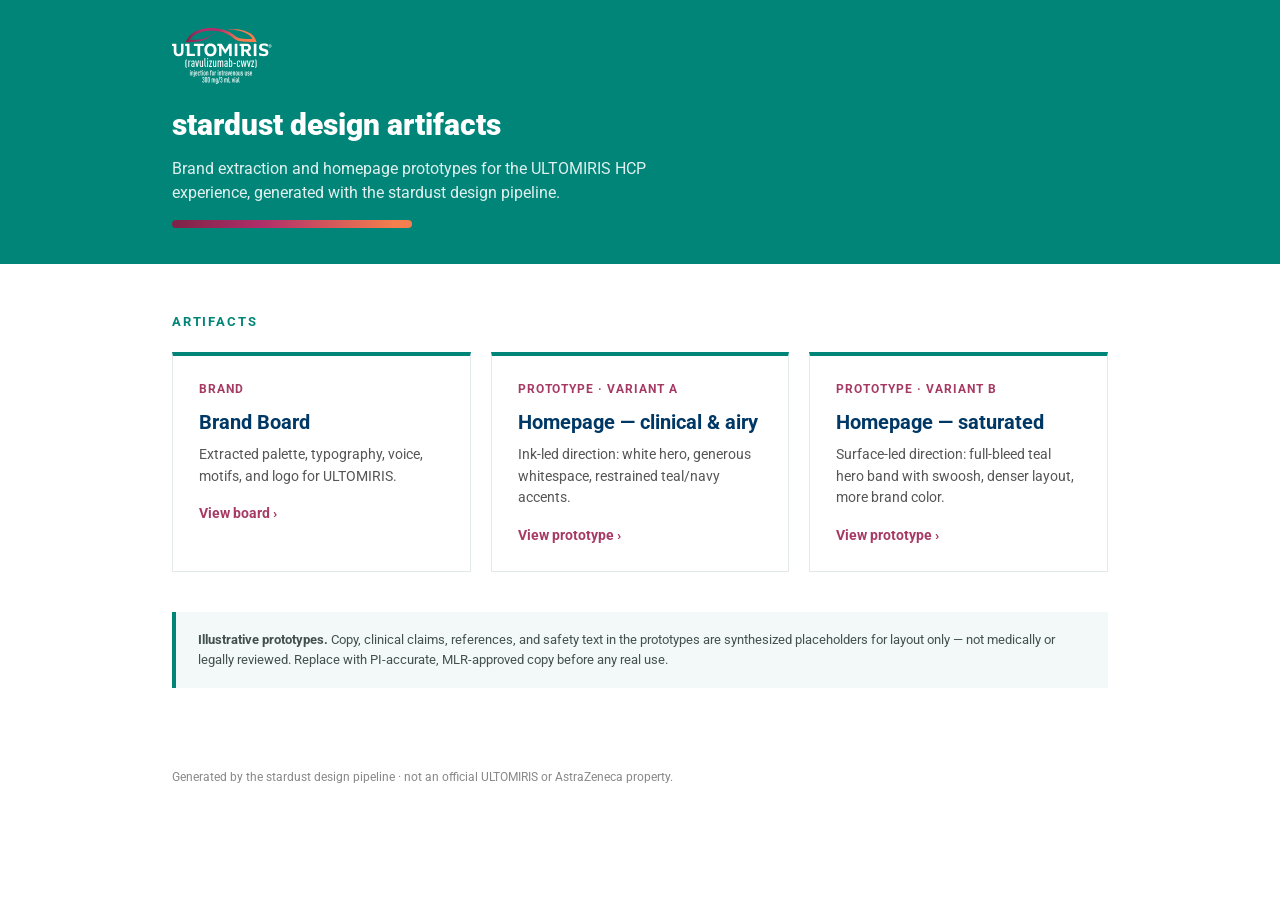
<file: stardust/index.html>
<!DOCTYPE html>
<html lang="en">
<head>
<meta charset="utf-8">
<meta name="viewport" content="width=device-width, initial-scale=1">
<title>ULTOMIRIS — stardust design artifacts</title>
<meta name="robots" content="noindex">
<link rel="preconnect" href="https://fonts.googleapis.com">
<link rel="preconnect" href="https://fonts.gstatic.com" crossorigin>
<link href="https://fonts.googleapis.com/css2?family=Roboto:wght@400;500;700;900&display=swap" rel="stylesheet">
<style>
  :root {
    --complement: #008578;
    --clinical: #003865;
    --plasma: #F2F9F8;
    --ink: #2B2B2B;
    --indication: #A73A64;
    --swoosh: linear-gradient(90deg, #7D2346 0%, #B12E6A 38%, #F47E4D 92%);
  }
  * { box-sizing: border-box; }
  body { margin: 0; font-family: 'Roboto', sans-serif; color: var(--ink); background: #fff; line-height: 1.55; }
  header { background: var(--complement); color: #fff; }
  header .inner { max-width: 1000px; margin: 0 auto; padding: 28px 32px 36px; }
  header img { height: 56px; display: block; margin-bottom: 18px; }
  header .swoosh { height: 8px; width: 240px; border-radius: 4px; background: var(--swoosh); margin: 14px 0 0; }
  h1 { font-size: 30px; font-weight: 900; margin: 0; }
  header p { margin: 8px 0 0; color: rgba(255,255,255,.88); max-width: 60ch; }
  main { max-width: 1000px; margin: 0 auto; padding: 48px 32px 80px; }
  h2 { font-size: 13px; text-transform: uppercase; letter-spacing: .14em; color: var(--complement); margin: 0 0 20px; }
  .grid { display: grid; grid-template-columns: repeat(auto-fill, minmax(280px, 1fr)); gap: 20px; }
  a.card { display: block; text-decoration: none; color: inherit; border: 1px solid #e3e8ea; border-top: 4px solid var(--complement); padding: 24px 26px; transition: box-shadow .15s, transform .15s; }
  a.card:hover { box-shadow: 0 6px 22px rgba(0,56,101,.1); transform: translateY(-2px); }
  a.card .k { font-size: 12px; font-weight: 700; text-transform: uppercase; letter-spacing: .08em; color: var(--indication); }
  a.card h3 { margin: 8px 0 6px; font-size: 20px; color: var(--clinical); }
  a.card p { margin: 0; font-size: 14px; color: #555; }
  a.card .go { margin-top: 16px; font-size: 14px; font-weight: 700; color: var(--indication); }
  .note { margin-top: 40px; padding: 18px 22px; background: var(--plasma); border-left: 4px solid var(--complement); font-size: 13px; color: #44504f; }
  footer { max-width: 1000px; margin: 0 auto; padding: 0 32px 48px; font-size: 12px; color: #888; }
</style>
</head>
<body>
  <header>
    <div class="inner">
      <img src="assets/logo.svg" alt="ULTOMIRIS (ravulizumab-cwvz)">
      <h1>stardust design artifacts</h1>
      <p>Brand extraction and homepage prototypes for the ULTOMIRIS HCP experience, generated with the stardust design pipeline.</p>
      <div class="swoosh"></div>
    </div>
  </header>
  <main>
    <h2>Artifacts</h2>
    <div class="grid">
      <a class="card" href="brand-board.html">
        <div class="k">Brand</div>
        <h3>Brand Board</h3>
        <p>Extracted palette, typography, voice, motifs, and logo for ULTOMIRIS.</p>
        <div class="go">View board ›</div>
      </a>
      <a class="card" href="prototypes/homepage-a.html">
        <div class="k">Prototype · Variant A</div>
        <h3>Homepage — clinical &amp; airy</h3>
        <p>Ink-led direction: white hero, generous whitespace, restrained teal/navy accents.</p>
        <div class="go">View prototype ›</div>
      </a>
      <a class="card" href="prototypes/homepage-b.html">
        <div class="k">Prototype · Variant B</div>
        <h3>Homepage — saturated</h3>
        <p>Surface-led direction: full-bleed teal hero band with swoosh, denser layout, more brand color.</p>
        <div class="go">View prototype ›</div>
      </a>
    </div>
    <div class="note">
      <strong>Illustrative prototypes.</strong> Copy, clinical claims, references, and safety text in the prototypes are synthesized placeholders for layout only — not medically or legally reviewed. Replace with PI-accurate, MLR-approved copy before any real use.
    </div>
  </main>
  <footer>
    Generated by the stardust design pipeline · not an official ULTOMIRIS or AstraZeneca property.
  </footer>
</body>
</html>
</file>
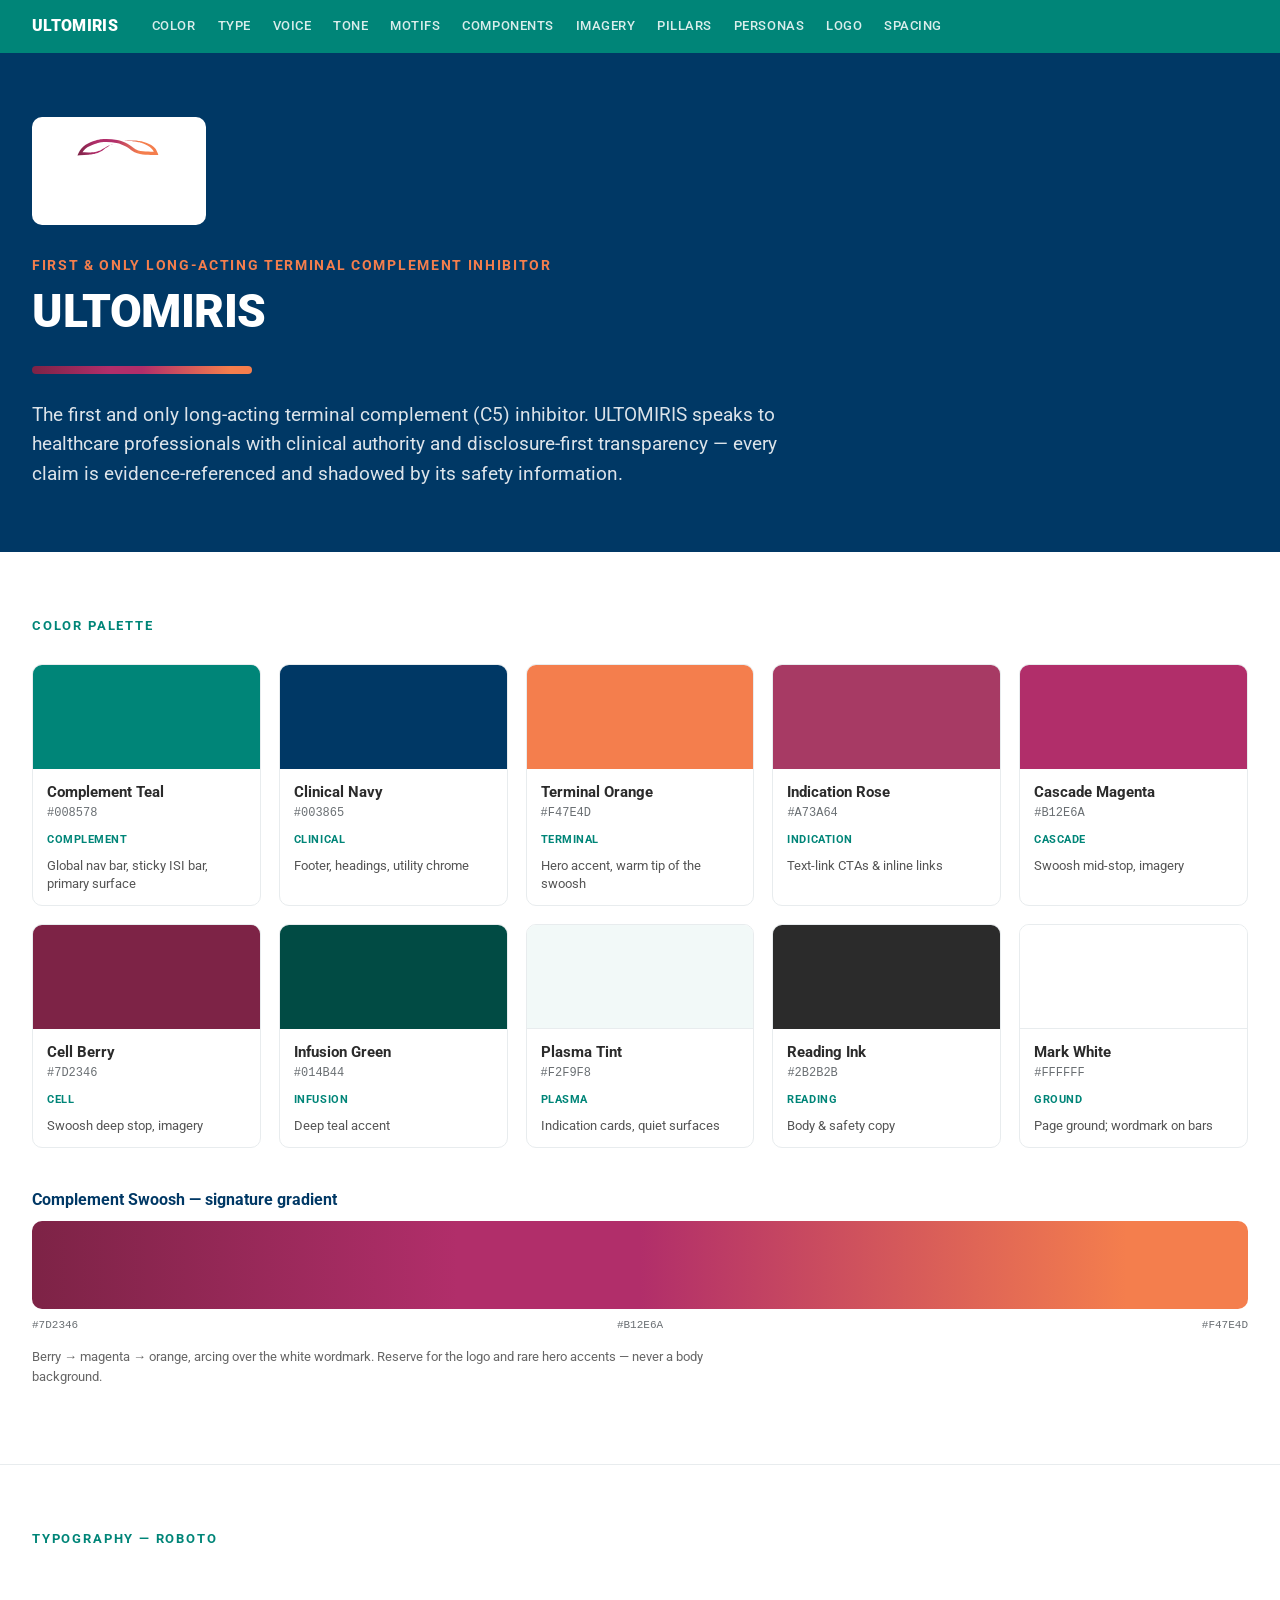
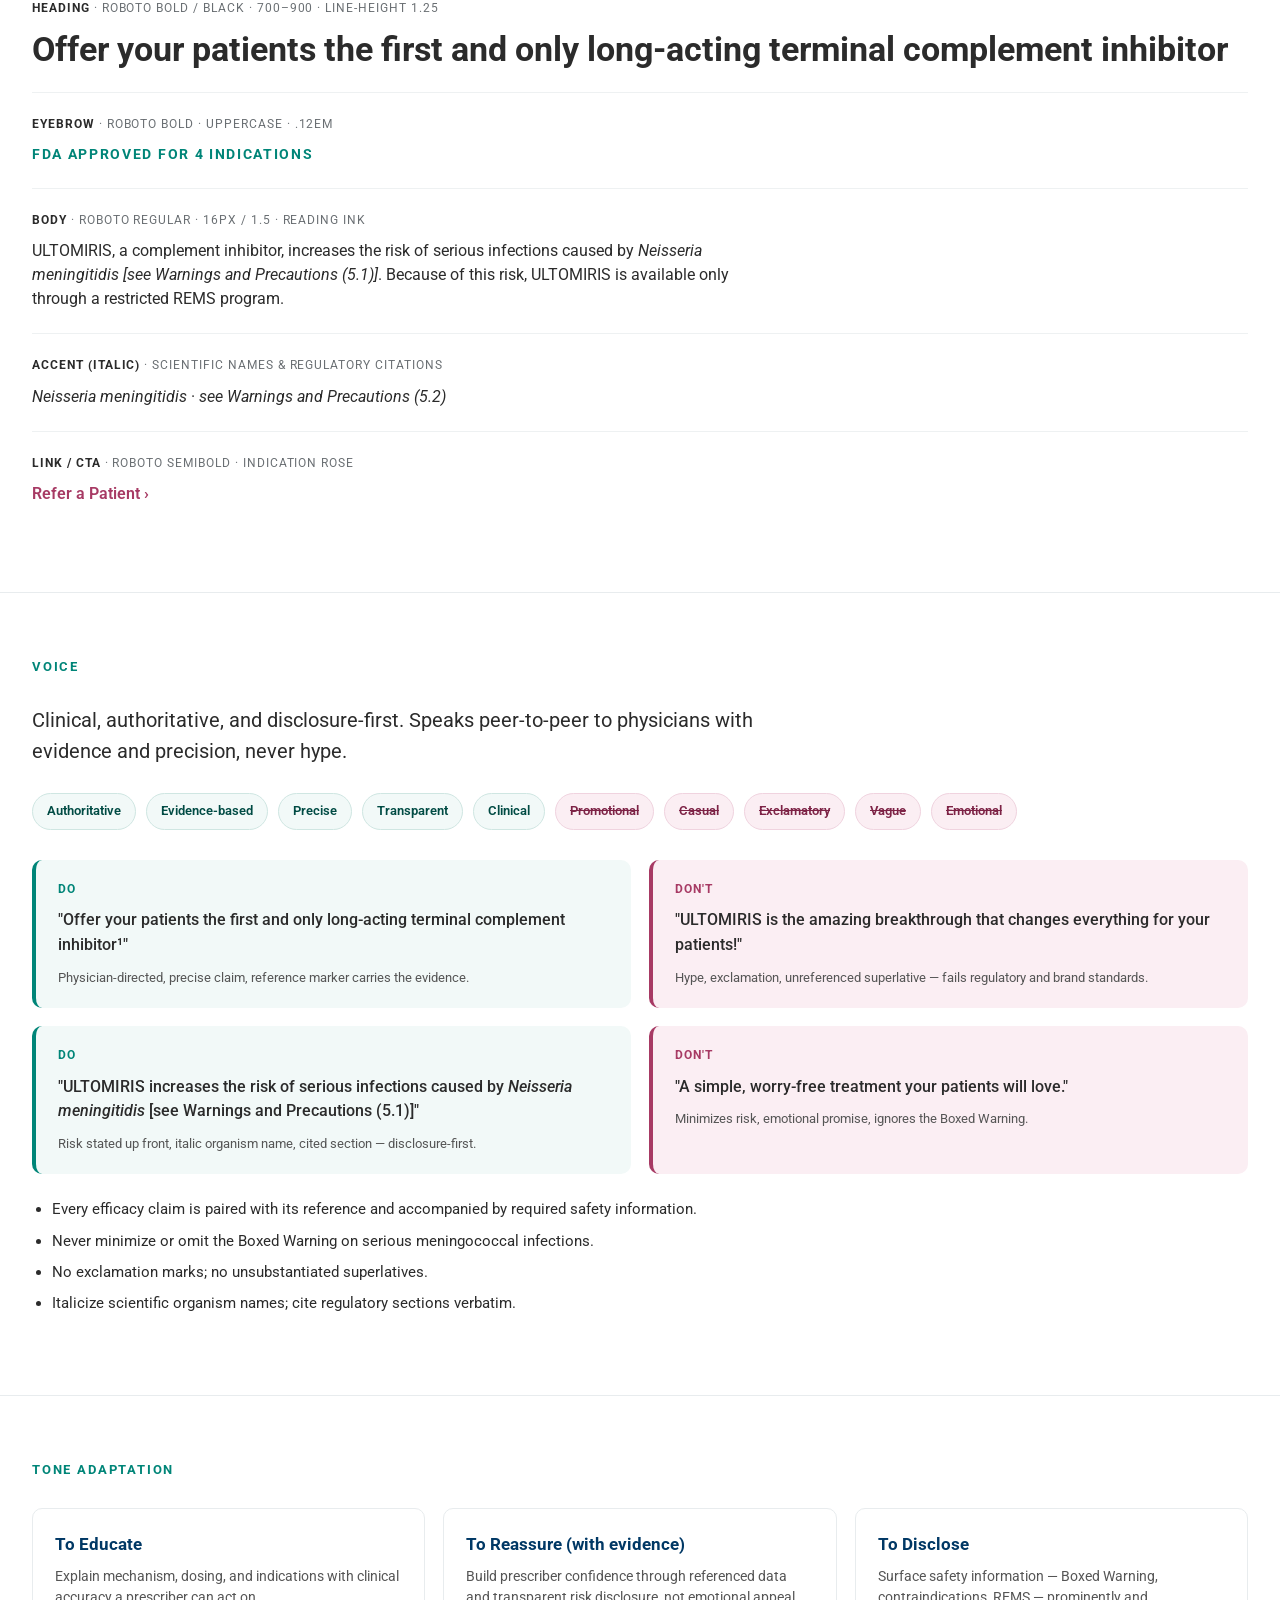
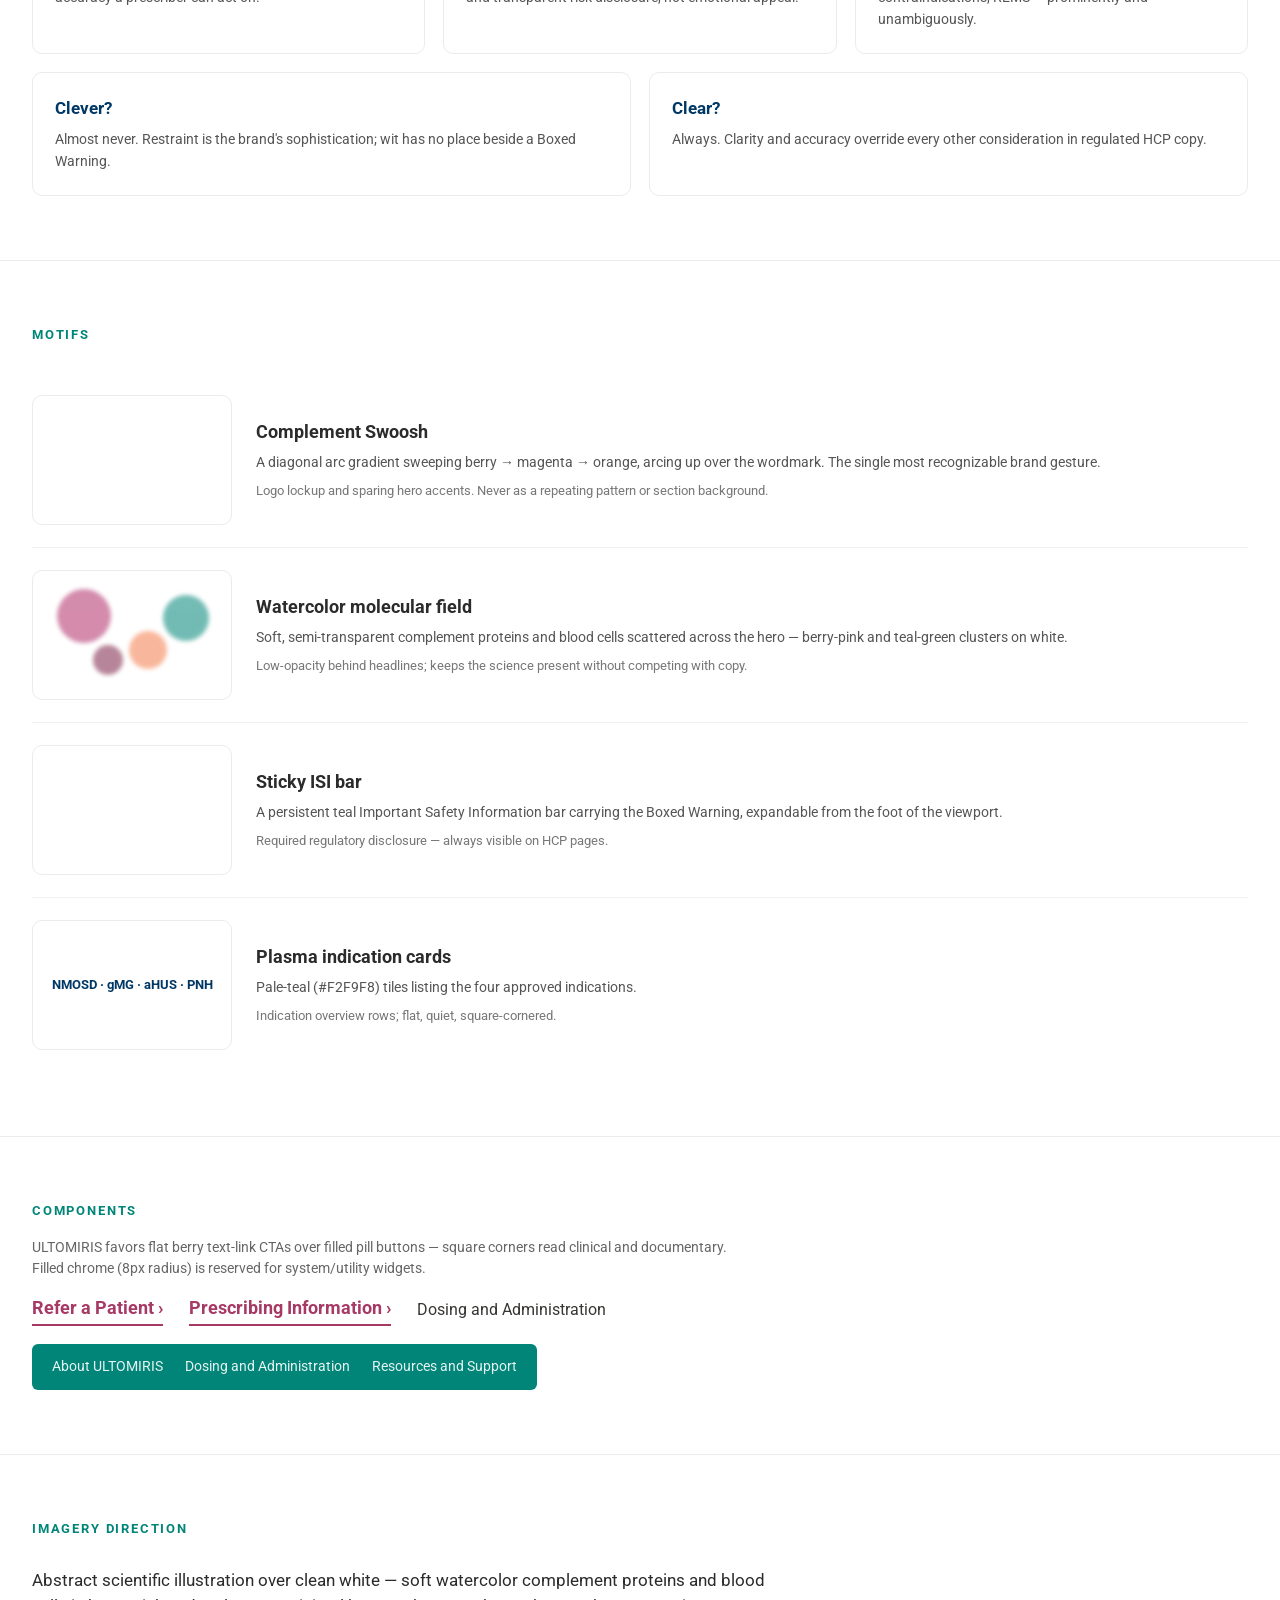
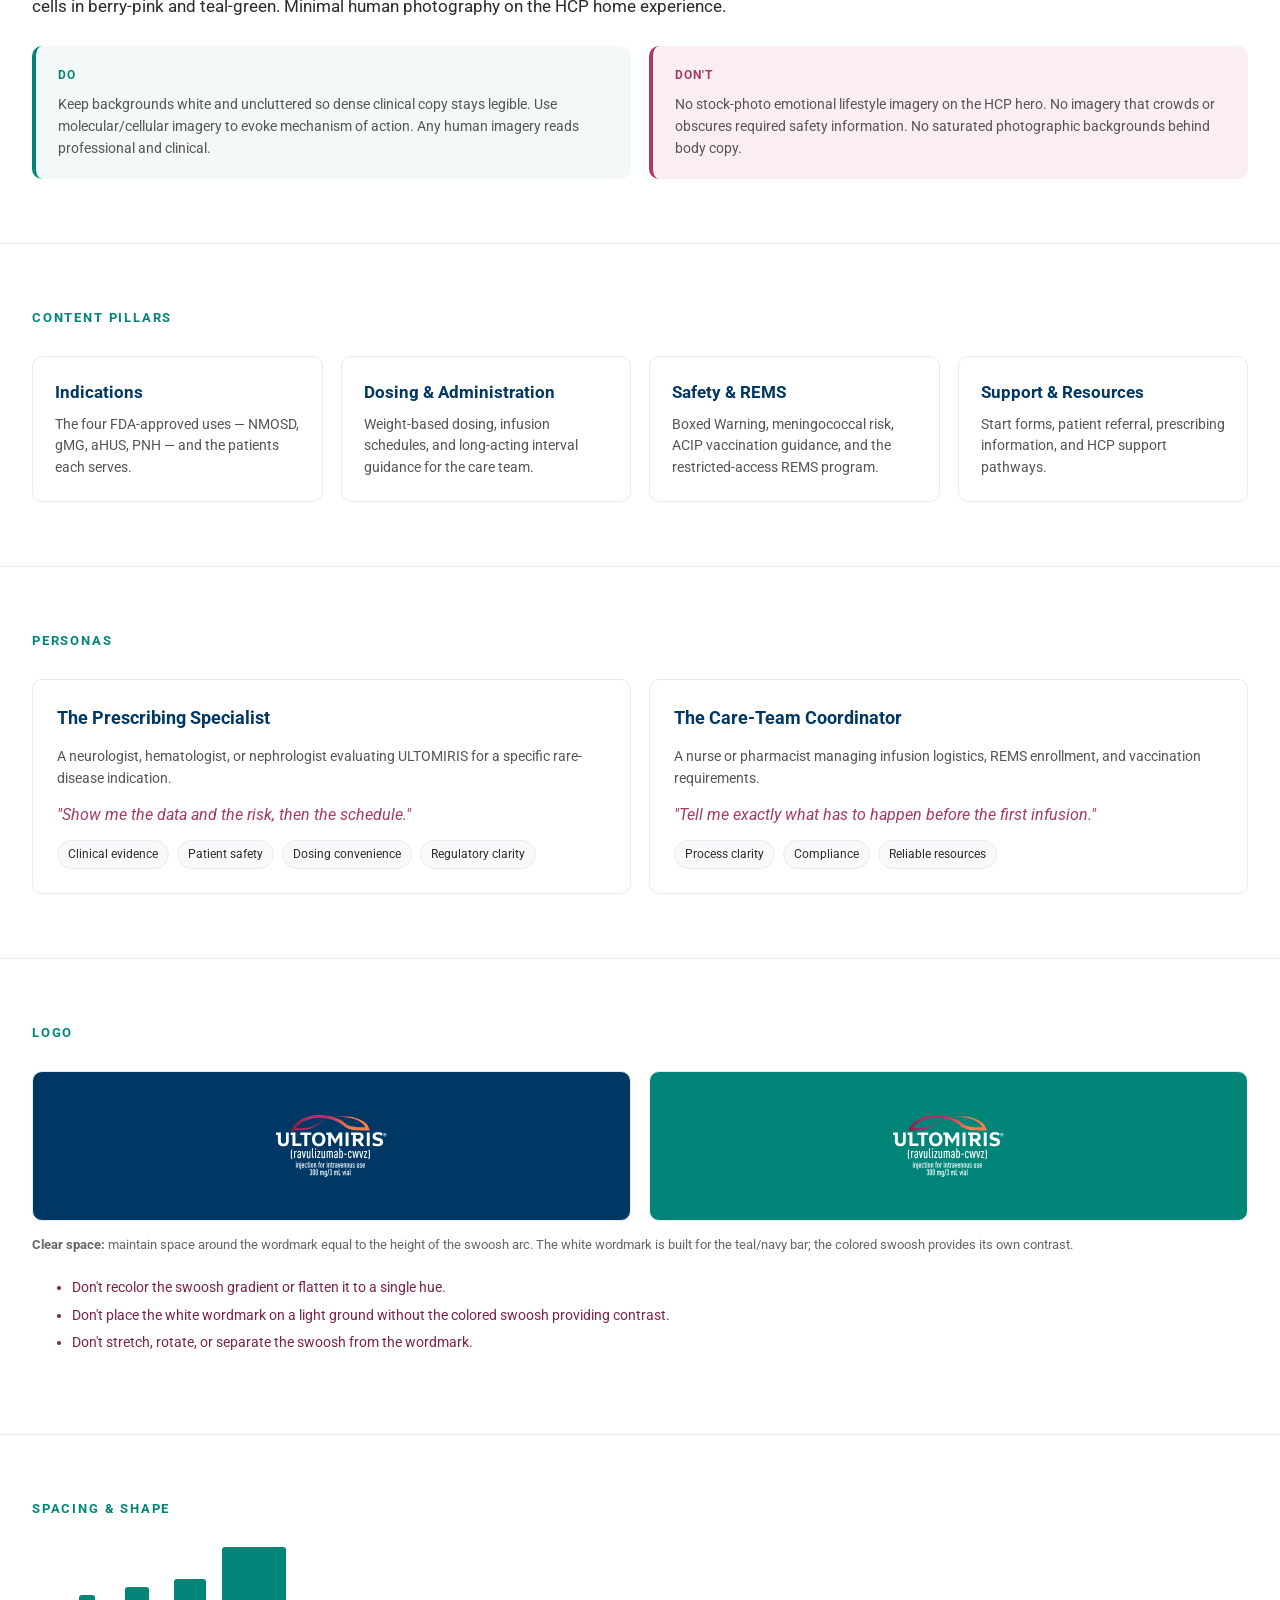
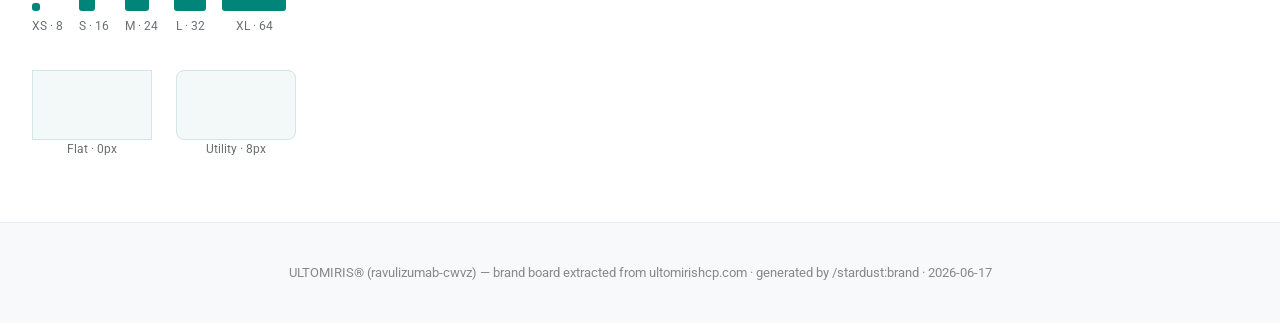
<file: stardust/brand-board.html>
<!DOCTYPE html>
<html lang="en">
<head>
<!-- stardust:provenance
  generated_by: brand
  date: 2026-06-17
  source: https://ultomirishcp.com/
  synthesized_inputs:
    - color role names (Complement, Clinical, Terminal, Cascade, Cell, Indication, Infusion, Plasma) — brand-native, derived from immunology subject matter
    - heading typography derived from styled hero element (h1-h6 extraction returned empty)
    - hero orange sourced from logo swoosh gradient, not pixel-sampled
    - voice/tone/personas/photography inferred from rendered copy + ISI, not a published guide
  note: regulated pharma HCP brand board. Edit brand-profile.json and re-run /stardust:brand to refine.
-->
<meta charset="utf-8">
<meta name="viewport" content="width=device-width, initial-scale=1">
<title>ULTOMIRIS — Brand Board</title>
<link rel="preconnect" href="https://fonts.googleapis.com">
<link rel="preconnect" href="https://fonts.gstatic.com" crossorigin>
<link href="https://fonts.googleapis.com/css2?family=Roboto:ital,wght@0,400;0,500;0,700;0,900;1,400;1,700&display=swap" rel="stylesheet">
<style>
  :root {
    --complement: #008578;
    --clinical: #003865;
    --terminal: #F47E4D;
    --indication: #A73A64;
    --cascade: #B12E6A;
    --cell: #7D2346;
    --infusion: #014B44;
    --plasma: #F2F9F8;
    --surface: #F8F9FA;
    --ink: #2B2B2B;
    --white: #FFFFFF;
    --swoosh: linear-gradient(90deg, #7D2346 0%, #B12E6A 35%, #B12E6A 50%, #F47E4D 90%);
  }
  * { box-sizing: border-box; }
  body {
    margin: 0;
    font-family: 'Roboto', sans-serif;
    color: var(--ink);
    background: var(--white);
    line-height: 1.55;
    -webkit-font-smoothing: antialiased;
  }
  a { color: var(--indication); }

  /* sticky nav */
  nav.boardnav {
    position: sticky; top: 0; z-index: 50;
    background: var(--complement);
    display: flex; flex-wrap: wrap; gap: 4px 22px;
    padding: 14px 32px;
    align-items: center;
  }
  nav.boardnav strong { color: var(--white); font-weight: 900; letter-spacing: .02em; margin-right: 12px; }
  nav.boardnav a { color: rgba(255,255,255,.85); text-decoration: none; font-size: 13px; font-weight: 500; text-transform: uppercase; letter-spacing: .04em; }
  nav.boardnav a:hover { color: var(--white); }

  section { max-width: 1280px; margin: 0 auto; padding: 64px 32px; border-bottom: 1px solid #e8ecee; }
  h2.sec { font-size: 13px; font-weight: 700; text-transform: uppercase; letter-spacing: .14em; color: var(--complement); margin: 0 0 28px; }

  /* masthead */
  .masthead { background: var(--clinical); color: var(--white); max-width: none; border: 0; }
  .masthead .inner { max-width: 1280px; margin: 0 auto; padding: 0 32px; }
  .masthead .logo-plate {
    display: inline-flex; align-items: center; justify-content: center;
    background: var(--white); border-radius: 10px; padding: 22px 30px; margin-bottom: 30px;
  }
  .masthead .logo-plate img { display: block; height: 64px; }
  .masthead h1 { font-size: 46px; font-weight: 900; margin: 0 0 10px; letter-spacing: -.01em; }
  .masthead .swooshbar { height: 8px; width: 220px; border-radius: 4px; background: var(--swoosh); margin: 18px 0 26px; }
  .masthead p { font-size: 19px; max-width: 760px; color: rgba(255,255,255,.86); margin: 0; }
  .masthead .tag { font-size: 14px; text-transform: uppercase; letter-spacing: .12em; color: var(--terminal); font-weight: 700; }

  /* color */
  .swatches { display: grid; grid-template-columns: repeat(auto-fill, minmax(190px,1fr)); gap: 18px; }
  .sw { border: 1px solid #e8ecee; border-radius: 10px; overflow: hidden; }
  .sw .chip { height: 104px; }
  .sw .meta { padding: 12px 14px; }
  .sw .meta .nm { font-weight: 700; font-size: 15px; }
  .sw .meta .hex { font-family: ui-monospace, Menlo, monospace; font-size: 12px; color: #6a6f73; text-transform: uppercase; }
  .sw .meta .role { display: inline-block; margin-top: 8px; font-size: 11px; font-weight: 700; text-transform: uppercase; letter-spacing: .05em; color: var(--complement); }
  .sw .meta .use { font-size: 12.5px; color: #555; margin-top: 6px; line-height: 1.45; }
  .gradient-demo { height: 88px; border-radius: 10px; background: var(--swoosh); margin-top: 8px; }
  .grad-label { display:flex; justify-content:space-between; font-family: ui-monospace,Menlo,monospace; font-size:11px; color:#6a6f73; margin-top:8px; }

  /* type */
  .type-row { padding: 22px 0; border-top: 1px solid #eef1f2; }
  .type-row:first-of-type { border-top: 0; }
  .type-row .label { font-size: 12px; text-transform: uppercase; letter-spacing: .08em; color: #6a6f73; margin-bottom: 10px; }
  .type-row .label b { color: var(--ink); }
  .spec-head { font-size: 34px; font-weight: 700; line-height: 1.25; }
  .spec-eyebrow { font-size: 14px; font-weight: 700; text-transform: uppercase; letter-spacing: .12em; color: var(--complement); }
  .spec-body { font-size: 16px; line-height: 1.5; max-width: 720px; }
  .spec-accent { font-style: italic; }
  .spec-link { color: var(--indication); font-weight: 600; }

  /* voice */
  .voice-char { font-size: 20px; max-width: 760px; margin: 0 0 26px; }
  .tags { display: flex; flex-wrap: wrap; gap: 10px; margin-bottom: 30px; }
  .tag-this { background: var(--plasma); color: var(--infusion); border: 1px solid #cfe6e2; padding: 7px 14px; border-radius: 100px; font-size: 13px; font-weight: 600; }
  .tag-not { background: #fbeef3; color: var(--cell); border: 1px solid #f0d3df; padding: 7px 14px; border-radius: 100px; font-size: 13px; font-weight: 600; text-decoration: line-through; }
  .ex-grid { display: grid; grid-template-columns: 1fr 1fr; gap: 18px; }
  .ex { border-radius: 10px; padding: 20px 22px; }
  .ex.do { background: var(--plasma); border-left: 4px solid var(--complement); }
  .ex.dont { background: #fbeef3; border-left: 4px solid var(--indication); }
  .ex .k { font-size: 12px; font-weight: 700; text-transform: uppercase; letter-spacing: .08em; margin-bottom: 10px; }
  .ex.do .k { color: var(--complement); }
  .ex.dont .k { color: var(--indication); }
  .ex .quote { font-size: 16px; font-weight: 500; margin-bottom: 10px; }
  .ex .why { font-size: 13px; color: #555; }
  ul.rules { padding-left: 20px; margin-top: 24px; }
  ul.rules li { margin-bottom: 8px; font-size: 15px; }

  /* tone */
  .cards { display: grid; grid-template-columns: repeat(auto-fit, minmax(220px,1fr)); gap: 18px; }
  .card { border: 1px solid #e8ecee; border-radius: 10px; padding: 22px; }
  .card h3 { margin: 0 0 8px; font-size: 17px; color: var(--clinical); }
  .card p { margin: 0; font-size: 14px; color: #555; }

  /* motifs */
  .motif { display: grid; grid-template-columns: 200px 1fr; gap: 24px; align-items: center; padding: 22px 0; border-top: 1px solid #eef1f2; }
  .motif:first-of-type { border-top: 0; }
  .motif .demo { height: 130px; border-radius: 10px; overflow: hidden; position: relative; background: var(--white); border: 1px solid #e8ecee; }
  .demo-swoosh { background: var(--swoosh); }
  .demo-isi { background: var(--complement); color: var(--white); display: flex; align-items: center; justify-content: center; font-weight: 700; font-size: 12px; text-align:center; padding: 0 14px; text-transform: uppercase; letter-spacing: .04em; }
  .demo-card { background: var(--plasma); display:flex; align-items:center; justify-content:center; color: var(--clinical); font-weight:700; font-size:13px; }
  .demo-mol { position: relative; }
  .demo-mol .blob { position: absolute; border-radius: 50%; filter: blur(2px); opacity: .55; }
  .motif .txt h3 { margin: 0 0 6px; font-size: 18px; }
  .motif .txt p { margin: 0; font-size: 14px; color: #555; }
  .motif .txt .usage { margin-top: 8px; font-size: 13px; color: #777; }

  /* components */
  .btnrow { display: flex; flex-wrap: wrap; gap: 26px; align-items: center; margin-bottom: 18px; }
  .lnk-cta { color: var(--indication); font-weight: 700; font-size: 18px; text-decoration: none; border-bottom: 2px solid var(--indication); padding-bottom: 2px; }
  .nav-cta { color: #363532; font-weight: 400; font-size: 16px; text-decoration: none; }
  .nav-cta:hover { color: var(--complement); }
  .barnav { background: var(--complement); color: #fff; padding: 12px 20px; border-radius: 6px; display: inline-flex; gap: 22px; }
  .barnav a { color: rgba(255,255,255,.9); text-decoration: none; font-size: 14px; }

  /* personas + pillars */
  .persona { border: 1px solid #e8ecee; border-radius: 10px; padding: 24px; }
  .persona h3 { margin: 0 0 4px; color: var(--clinical); font-size: 18px; }
  .persona .motto { font-style: italic; color: var(--indication); margin: 12px 0; }
  .persona .vals { display: flex; flex-wrap: wrap; gap: 8px; }
  .persona .vals span { background: var(--surface); border: 1px solid #e8ecee; padding: 4px 10px; border-radius: 100px; font-size: 12px; }

  /* logo */
  .logo-grid { display: grid; grid-template-columns: 1fr 1fr; gap: 18px; }
  .logo-cell { border: 1px solid #e8ecee; border-radius: 10px; min-height: 150px; display: flex; align-items: center; justify-content: center; }
  .logo-cell.dark { background: var(--clinical); }
  .logo-cell.teal { background: var(--complement); }
  .logo-cell img { height: 62px; }
  .donts { margin-top: 22px; }
  .donts li { color: var(--cell); font-size: 14px; margin-bottom: 6px; }

  /* spacing */
  .spaces { display: flex; align-items: flex-end; gap: 16px; flex-wrap: wrap; }
  .space-blk { text-align: center; font-size: 12px; color: #6a6f73; }
  .space-blk .bar { background: var(--complement); border-radius: 3px; margin-bottom: 6px; }
  footer.bf { background: var(--surface); text-align: center; padding: 40px; font-size: 13px; color: #888; }
  @media (max-width: 760px) {
    .ex-grid, .logo-grid { grid-template-columns: 1fr; }
    .motif { grid-template-columns: 1fr; }
  }
</style>
</head>
<body>

<nav class="boardnav">
  <strong>ULTOMIRIS</strong>
  <a href="#color">Color</a>
  <a href="#type">Type</a>
  <a href="#voice">Voice</a>
  <a href="#tone">Tone</a>
  <a href="#motifs">Motifs</a>
  <a href="#components">Components</a>
  <a href="#imagery">Imagery</a>
  <a href="#pillars">Pillars</a>
  <a href="#personas">Personas</a>
  <a href="#logo">Logo</a>
  <a href="#spacing">Spacing</a>
</nav>

<header class="masthead" style="padding:64px 0;">
  <div class="inner">
    <div class="logo-plate"><img src="assets/logo.svg" alt="ULTOMIRIS logo"></div>
    <div class="tag">First &amp; only long-acting terminal complement inhibitor</div>
    <h1>ULTOMIRIS</h1>
    <div class="swooshbar"></div>
    <p>The first and only long-acting terminal complement (C5) inhibitor. ULTOMIRIS speaks to healthcare professionals with clinical authority and disclosure-first transparency — every claim is evidence-referenced and shadowed by its safety information.</p>
  </div>
</header>

<!-- COLOR -->
<section id="color">
  <h2 class="sec">Color Palette</h2>
  <div class="swatches">
    <div class="sw"><div class="chip" style="background:#008578"></div><div class="meta"><div class="nm">Complement Teal</div><div class="hex">#008578</div><span class="role">Complement</span><div class="use">Global nav bar, sticky ISI bar, primary surface</div></div></div>
    <div class="sw"><div class="chip" style="background:#003865"></div><div class="meta"><div class="nm">Clinical Navy</div><div class="hex">#003865</div><span class="role">Clinical</span><div class="use">Footer, headings, utility chrome</div></div></div>
    <div class="sw"><div class="chip" style="background:#F47E4D"></div><div class="meta"><div class="nm">Terminal Orange</div><div class="hex">#F47E4D</div><span class="role">Terminal</span><div class="use">Hero accent, warm tip of the swoosh</div></div></div>
    <div class="sw"><div class="chip" style="background:#A73A64"></div><div class="meta"><div class="nm">Indication Rose</div><div class="hex">#A73A64</div><span class="role">Indication</span><div class="use">Text-link CTAs &amp; inline links</div></div></div>
    <div class="sw"><div class="chip" style="background:#B12E6A"></div><div class="meta"><div class="nm">Cascade Magenta</div><div class="hex">#B12E6A</div><span class="role">Cascade</span><div class="use">Swoosh mid-stop, imagery</div></div></div>
    <div class="sw"><div class="chip" style="background:#7D2346"></div><div class="meta"><div class="nm">Cell Berry</div><div class="hex">#7D2346</div><span class="role">Cell</span><div class="use">Swoosh deep stop, imagery</div></div></div>
    <div class="sw"><div class="chip" style="background:#014B44"></div><div class="meta"><div class="nm">Infusion Green</div><div class="hex">#014B44</div><span class="role">Infusion</span><div class="use">Deep teal accent</div></div></div>
    <div class="sw"><div class="chip" style="background:#F2F9F8;border-bottom:1px solid #e8ecee"></div><div class="meta"><div class="nm">Plasma Tint</div><div class="hex">#F2F9F8</div><span class="role">Plasma</span><div class="use">Indication cards, quiet surfaces</div></div></div>
    <div class="sw"><div class="chip" style="background:#2B2B2B"></div><div class="meta"><div class="nm">Reading Ink</div><div class="hex">#2B2B2B</div><span class="role">Reading</span><div class="use">Body &amp; safety copy</div></div></div>
    <div class="sw"><div class="chip" style="background:#FFFFFF;border-bottom:1px solid #e8ecee"></div><div class="meta"><div class="nm">Mark White</div><div class="hex">#FFFFFF</div><span class="role">Ground</span><div class="use">Page ground; wordmark on bars</div></div></div>
  </div>

  <h3 style="margin:40px 0 4px;font-size:16px;color:var(--clinical)">Complement Swoosh — signature gradient</h3>
  <div class="gradient-demo"></div>
  <div class="grad-label"><span>#7D2346</span><span>#B12E6A</span><span>#F47E4D</span></div>
  <p style="font-size:13px;color:#666;max-width:720px">Berry → magenta → orange, arcing over the white wordmark. Reserve for the logo and rare hero accents — never a body background.</p>
</section>

<!-- TYPE -->
<section id="type">
  <h2 class="sec">Typography — Roboto</h2>
  <div class="type-row">
    <div class="label"><b>Heading</b> · Roboto Bold / Black · 700–900 · line-height 1.25</div>
    <div class="spec-head">Offer your patients the first and only long-acting terminal complement inhibitor</div>
  </div>
  <div class="type-row">
    <div class="label"><b>Eyebrow</b> · Roboto Bold · uppercase · .12em</div>
    <div class="spec-eyebrow">FDA approved for 4 indications</div>
  </div>
  <div class="type-row">
    <div class="label"><b>Body</b> · Roboto Regular · 16px / 1.5 · Reading Ink</div>
    <div class="spec-body">ULTOMIRIS, a complement inhibitor, increases the risk of serious infections caused by <span class="spec-accent">Neisseria meningitidis</span> <span class="spec-accent">[see Warnings and Precautions (5.1)]</span>. Because of this risk, ULTOMIRIS is available only through a restricted REMS program.</div>
  </div>
  <div class="type-row">
    <div class="label"><b>Accent (italic)</b> · scientific names &amp; regulatory citations</div>
    <div class="spec-body"><span class="spec-accent">Neisseria meningitidis</span> · <span class="spec-accent">see Warnings and Precautions (5.2)</span></div>
  </div>
  <div class="type-row">
    <div class="label"><b>Link / CTA</b> · Roboto Semibold · Indication Rose</div>
    <div class="spec-body"><span class="spec-link">Refer a Patient&nbsp;›</span></div>
  </div>
</section>

<!-- VOICE -->
<section id="voice">
  <h2 class="sec">Voice</h2>
  <p class="voice-char">Clinical, authoritative, and disclosure-first. Speaks peer-to-peer to physicians with evidence and precision, never hype.</p>
  <div class="tags">
    <span class="tag-this">Authoritative</span>
    <span class="tag-this">Evidence-based</span>
    <span class="tag-this">Precise</span>
    <span class="tag-this">Transparent</span>
    <span class="tag-this">Clinical</span>
    <span class="tag-not">Promotional</span>
    <span class="tag-not">Casual</span>
    <span class="tag-not">Exclamatory</span>
    <span class="tag-not">Vague</span>
    <span class="tag-not">Emotional</span>
  </div>
  <div class="ex-grid">
    <div class="ex do">
      <div class="k">Do</div>
      <div class="quote">"Offer your patients the first and only long-acting terminal complement inhibitor¹"</div>
      <div class="why">Physician-directed, precise claim, reference marker carries the evidence.</div>
    </div>
    <div class="ex dont">
      <div class="k">Don't</div>
      <div class="quote">"ULTOMIRIS is the amazing breakthrough that changes everything for your patients!"</div>
      <div class="why">Hype, exclamation, unreferenced superlative — fails regulatory and brand standards.</div>
    </div>
    <div class="ex do">
      <div class="k">Do</div>
      <div class="quote">"ULTOMIRIS increases the risk of serious infections caused by <em>Neisseria meningitidis</em> [see Warnings and Precautions (5.1)]"</div>
      <div class="why">Risk stated up front, italic organism name, cited section — disclosure-first.</div>
    </div>
    <div class="ex dont">
      <div class="k">Don't</div>
      <div class="quote">"A simple, worry-free treatment your patients will love."</div>
      <div class="why">Minimizes risk, emotional promise, ignores the Boxed Warning.</div>
    </div>
  </div>
  <ul class="rules">
    <li>Every efficacy claim is paired with its reference and accompanied by required safety information.</li>
    <li>Never minimize or omit the Boxed Warning on serious meningococcal infections.</li>
    <li>No exclamation marks; no unsubstantiated superlatives.</li>
    <li>Italicize scientific organism names; cite regulatory sections verbatim.</li>
  </ul>
</section>

<!-- TONE -->
<section id="tone">
  <h2 class="sec">Tone Adaptation</h2>
  <div class="cards">
    <div class="card"><h3>To Educate</h3><p>Explain mechanism, dosing, and indications with clinical accuracy a prescriber can act on.</p></div>
    <div class="card"><h3>To Reassure (with evidence)</h3><p>Build prescriber confidence through referenced data and transparent risk disclosure, not emotional appeal.</p></div>
    <div class="card"><h3>To Disclose</h3><p>Surface safety information — Boxed Warning, contraindications, REMS — prominently and unambiguously.</p></div>
  </div>
  <div class="cards" style="margin-top:18px;">
    <div class="card"><h3>Clever?</h3><p>Almost never. Restraint is the brand's sophistication; wit has no place beside a Boxed Warning.</p></div>
    <div class="card"><h3>Clear?</h3><p>Always. Clarity and accuracy override every other consideration in regulated HCP copy.</p></div>
  </div>
</section>

<!-- MOTIFS -->
<section id="motifs">
  <h2 class="sec">Motifs</h2>
  <div class="motif">
    <div class="demo demo-swoosh"></div>
    <div class="txt"><h3>Complement Swoosh</h3><p>A diagonal arc gradient sweeping berry → magenta → orange, arcing up over the wordmark. The single most recognizable brand gesture.</p><div class="usage">Logo lockup and sparing hero accents. Never as a repeating pattern or section background.</div></div>
  </div>
  <div class="motif">
    <div class="demo demo-mol">
      <span class="blob" style="width:54px;height:54px;background:#B12E6A;left:24px;top:18px"></span>
      <span class="blob" style="width:38px;height:38px;background:#F47E4D;left:96px;top:60px"></span>
      <span class="blob" style="width:46px;height:46px;background:#008578;left:130px;top:24px"></span>
      <span class="blob" style="width:30px;height:30px;background:#7D2346;left:60px;top:74px"></span>
    </div>
    <div class="txt"><h3>Watercolor molecular field</h3><p>Soft, semi-transparent complement proteins and blood cells scattered across the hero — berry-pink and teal-green clusters on white.</p><div class="usage">Low-opacity behind headlines; keeps the science present without competing with copy.</div></div>
  </div>
  <div class="motif">
    <div class="demo demo-isi">Important Safety Information<br>Including Boxed Warning ⌄</div>
    <div class="txt"><h3>Sticky ISI bar</h3><p>A persistent teal Important Safety Information bar carrying the Boxed Warning, expandable from the foot of the viewport.</p><div class="usage">Required regulatory disclosure — always visible on HCP pages.</div></div>
  </div>
  <div class="motif">
    <div class="demo demo-card">NMOSD · gMG · aHUS · PNH</div>
    <div class="txt"><h3>Plasma indication cards</h3><p>Pale-teal (#F2F9F8) tiles listing the four approved indications.</p><div class="usage">Indication overview rows; flat, quiet, square-cornered.</div></div>
  </div>
</section>

<!-- COMPONENTS -->
<section id="components">
  <h2 class="sec">Components</h2>
  <p style="font-size:14px;color:#666;max-width:720px;margin-top:-12px">ULTOMIRIS favors flat berry text-link CTAs over filled pill buttons — square corners read clinical and documentary. Filled chrome (8px radius) is reserved for system/utility widgets.</p>
  <div class="btnrow">
    <a class="lnk-cta" href="#">Refer a Patient&nbsp;›</a>
    <a class="lnk-cta" href="#">Prescribing Information&nbsp;›</a>
    <a class="nav-cta" href="#">Dosing and Administration</a>
  </div>
  <div class="barnav">
    <a href="#">About ULTOMIRIS</a>
    <a href="#">Dosing and Administration</a>
    <a href="#">Resources and Support</a>
  </div>
</section>

<!-- IMAGERY -->
<section id="imagery">
  <h2 class="sec">Imagery Direction</h2>
  <p class="voice-char" style="font-size:17px">Abstract scientific illustration over clean white — soft watercolor complement proteins and blood cells in berry-pink and teal-green. Minimal human photography on the HCP home experience.</p>
  <div class="ex-grid">
    <div class="ex do">
      <div class="k">Do</div>
      <div class="why" style="font-size:14px">Keep backgrounds white and uncluttered so dense clinical copy stays legible. Use molecular/cellular imagery to evoke mechanism of action. Any human imagery reads professional and clinical.</div>
    </div>
    <div class="ex dont">
      <div class="k">Don't</div>
      <div class="why" style="font-size:14px">No stock-photo emotional lifestyle imagery on the HCP hero. No imagery that crowds or obscures required safety information. No saturated photographic backgrounds behind body copy.</div>
    </div>
  </div>
</section>

<!-- PILLARS -->
<section id="pillars">
  <h2 class="sec">Content Pillars</h2>
  <div class="cards">
    <div class="card"><h3>Indications</h3><p>The four FDA-approved uses — NMOSD, gMG, aHUS, PNH — and the patients each serves.</p></div>
    <div class="card"><h3>Dosing &amp; Administration</h3><p>Weight-based dosing, infusion schedules, and long-acting interval guidance for the care team.</p></div>
    <div class="card"><h3>Safety &amp; REMS</h3><p>Boxed Warning, meningococcal risk, ACIP vaccination guidance, and the restricted-access REMS program.</p></div>
    <div class="card"><h3>Support &amp; Resources</h3><p>Start forms, patient referral, prescribing information, and HCP support pathways.</p></div>
  </div>
</section>

<!-- PERSONAS -->
<section id="personas">
  <h2 class="sec">Personas</h2>
  <div class="cards">
    <div class="persona">
      <h3>The Prescribing Specialist</h3>
      <p style="font-size:14px;color:#555">A neurologist, hematologist, or nephrologist evaluating ULTOMIRIS for a specific rare-disease indication.</p>
      <div class="motto">"Show me the data and the risk, then the schedule."</div>
      <div class="vals"><span>Clinical evidence</span><span>Patient safety</span><span>Dosing convenience</span><span>Regulatory clarity</span></div>
    </div>
    <div class="persona">
      <h3>The Care-Team Coordinator</h3>
      <p style="font-size:14px;color:#555">A nurse or pharmacist managing infusion logistics, REMS enrollment, and vaccination requirements.</p>
      <div class="motto">"Tell me exactly what has to happen before the first infusion."</div>
      <div class="vals"><span>Process clarity</span><span>Compliance</span><span>Reliable resources</span></div>
    </div>
  </div>
</section>

<!-- LOGO -->
<section id="logo">
  <h2 class="sec">Logo</h2>
  <div class="logo-grid">
    <div class="logo-cell dark"><img src="assets/logo.svg" alt="ULTOMIRIS on navy"></div>
    <div class="logo-cell teal"><img src="assets/logo.svg" alt="ULTOMIRIS on teal"></div>
  </div>
  <p style="font-size:13px;color:#666;margin-top:14px"><b>Clear space:</b> maintain space around the wordmark equal to the height of the swoosh arc. The white wordmark is built for the teal/navy bar; the colored swoosh provides its own contrast.</p>
  <ul class="donts">
    <li>Don't recolor the swoosh gradient or flatten it to a single hue.</li>
    <li>Don't place the white wordmark on a light ground without the colored swoosh providing contrast.</li>
    <li>Don't stretch, rotate, or separate the swoosh from the wordmark.</li>
  </ul>
</section>

<!-- SPACING -->
<section id="spacing">
  <h2 class="sec">Spacing &amp; Shape</h2>
  <div class="spaces">
    <div class="space-blk"><div class="bar" style="width:8px;height:8px"></div>XS · 8</div>
    <div class="space-blk"><div class="bar" style="width:16px;height:16px"></div>S · 16</div>
    <div class="space-blk"><div class="bar" style="width:24px;height:24px"></div>M · 24</div>
    <div class="space-blk"><div class="bar" style="width:32px;height:32px"></div>L · 32</div>
    <div class="space-blk"><div class="bar" style="width:64px;height:64px"></div>XL · 64</div>
  </div>
  <div style="display:flex;gap:24px;margin-top:34px;align-items:flex-end">
    <div style="text-align:center;font-size:12px;color:#6a6f73"><div style="width:120px;height:70px;background:var(--plasma);border:1px solid #cfe6e2;border-radius:0"></div>Flat · 0px</div>
    <div style="text-align:center;font-size:12px;color:#6a6f73"><div style="width:120px;height:70px;background:var(--plasma);border:1px solid #cfe6e2;border-radius:8px"></div>Utility · 8px</div>
  </div>
</section>

<footer class="bf">
  ULTOMIRIS® (ravulizumab-cwvz) — brand board extracted from ultomirishcp.com · generated by /stardust:brand · 2026-06-17
</footer>

</body>
</html>
</file>
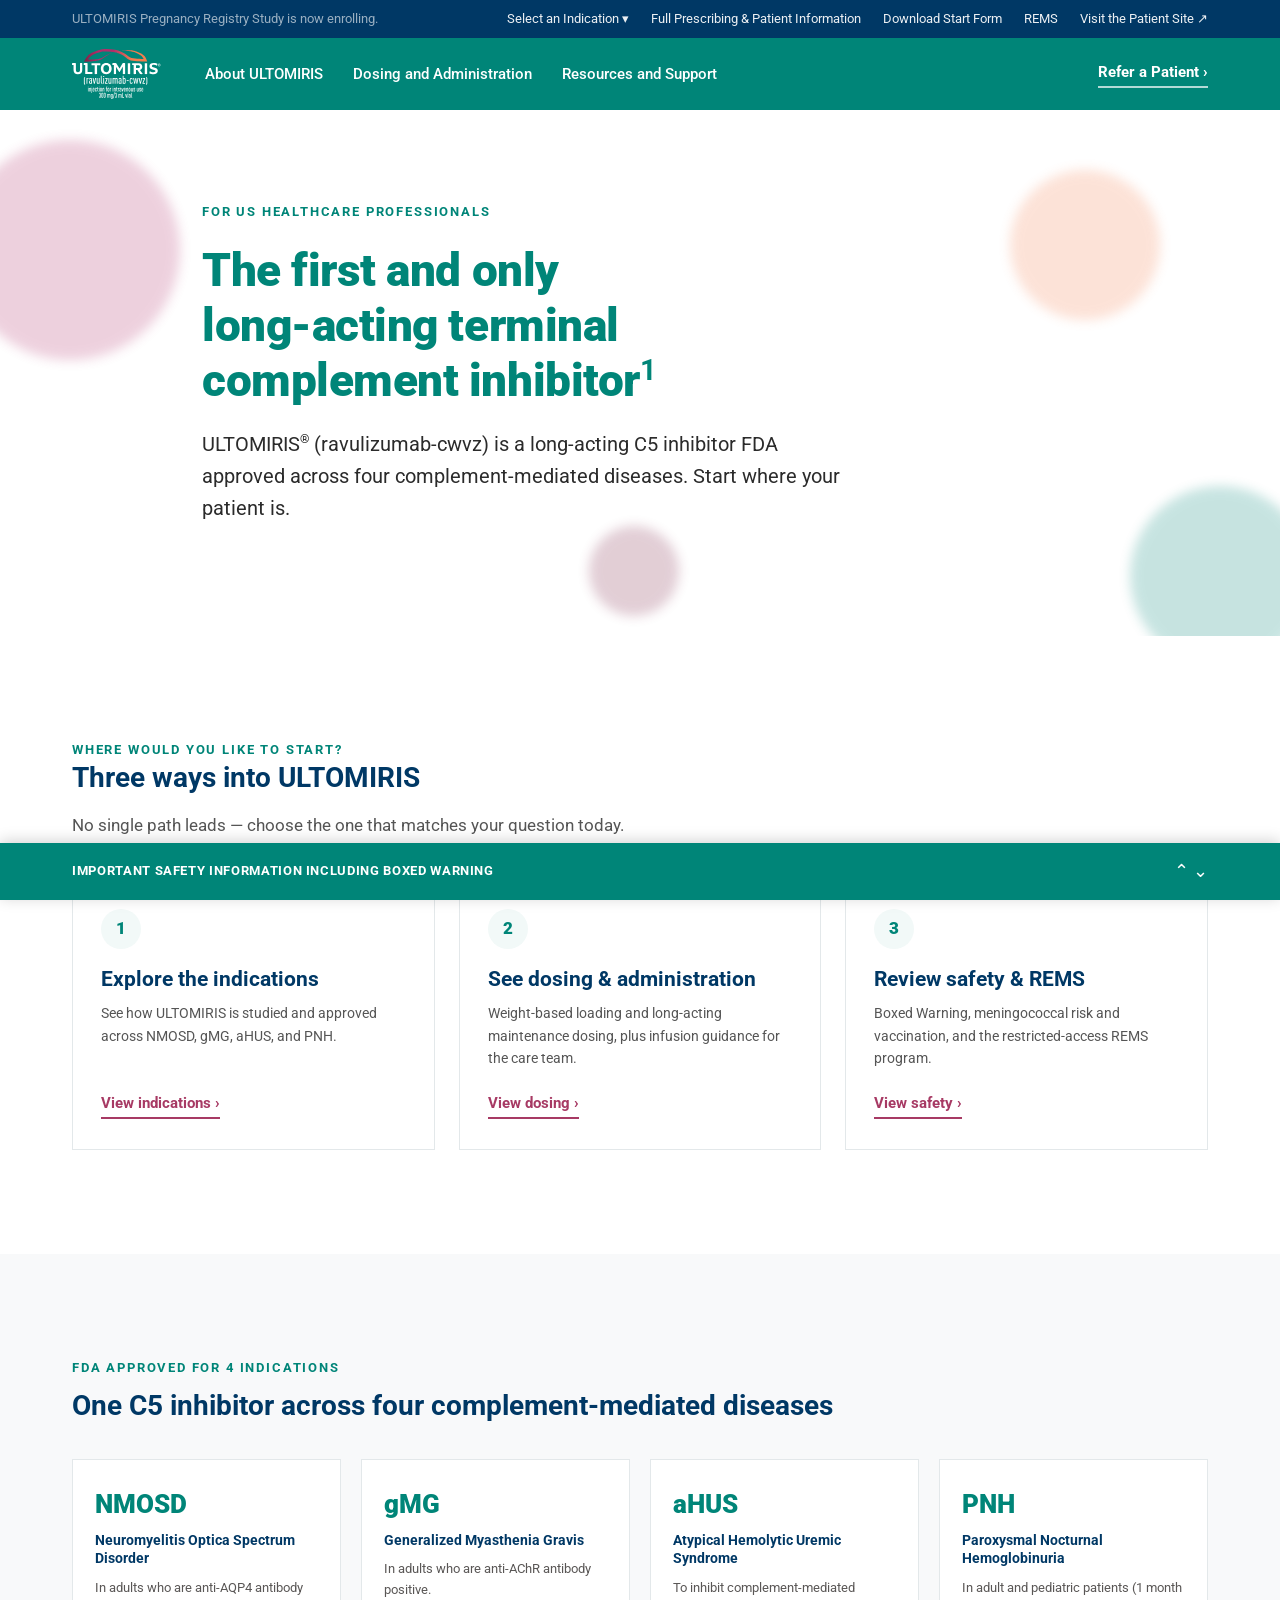
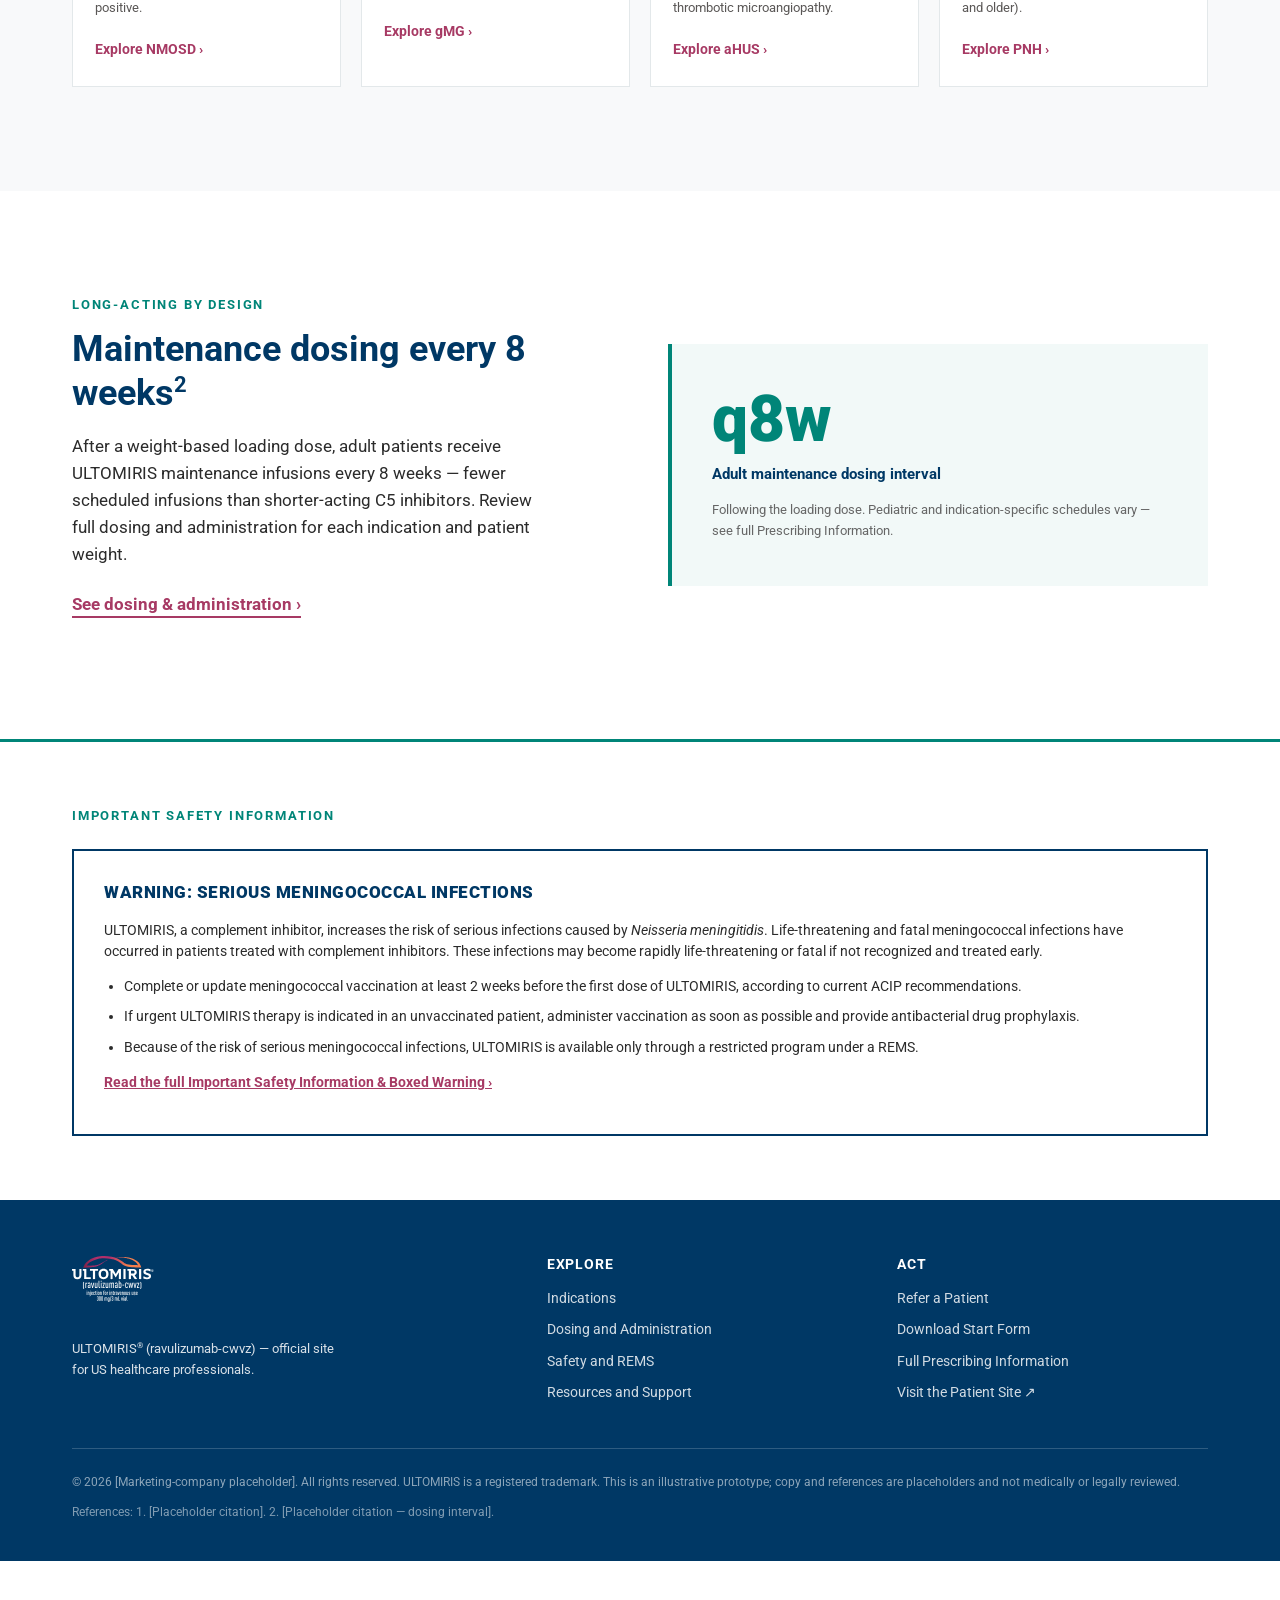
<file: stardust/prototypes/homepage-a.html>
<!DOCTYPE html>
<html lang="en">
<head>
<!-- stardust:provenance
  generated_by: prototype
  date: 2026-06-17
  variant_direction: "clinical & airy, ink-led — white ground, generous whitespace, restrained teal/navy accents, quiet indication cards"
  imagery_mode: placeholder
  synthesized_inputs:
    - no wireframe — section order shaped from stardust/briefings/homepage.md
    - no .impeccable.md — brand-profile.json voice rules used
    - ALL # Copy synthesized (briefing had no # Copy):
        hero.eyebrow, hero.headline, hero.subhead, hero.cta-cluster: synthesized
        indications.card-copy (NMOSD/gMG/aHUS/PNH): synthesized
        hub-paths.copy: synthesized
        dosing-advantage.copy: synthesized (q8w maintenance claim is illustrative)
        isi.boxed-warning: assembled from text observed on ultomirishcp.com, lightly trimmed
        footer.copy: synthesized
  note: ILLUSTRATIVE PROTOTYPE COPY ONLY. Not regulatory/medical-legal approved. Clinical claims, references (¹²), and safety text are placeholders for layout and must be replaced with PI-accurate, MLR-reviewed copy before any real use.
-->
<meta charset="utf-8">
<meta name="viewport" content="width=device-width, initial-scale=1">
<title>ULTOMIRIS® (ravulizumab-cwvz) | HCP — prototype A</title>
<link rel="preconnect" href="https://fonts.googleapis.com">
<link rel="preconnect" href="https://fonts.gstatic.com" crossorigin>
<link href="https://fonts.googleapis.com/css2?family=Roboto:ital,wght@0,400;0,500;0,700;0,900;1,400;1,700&display=swap" rel="stylesheet">
<style>
:root {
  --heading-font-family: 'Roboto', sans-serif;
  --body-font-family: 'Roboto', sans-serif;

  --heading-xxl: 46px;
  --heading-xl: 36px;
  --heading-lg: 28px;
  --heading-md: 21px;
  --body: 17px;
  --body-sm: 14px;
  --eyebrow: 13px;

  --line-height-heading: 1.2;
  --line-height-body: 1.6;

  /* brand colors */
  --complement: #008578;
  --clinical: #003865;
  --terminal: #F47E4D;
  --indication: #A73A64;
  --cascade: #B12E6A;
  --cell: #7D2346;
  --infusion: #014B44;
  --plasma: #F2F9F8;
  --surface: #F8F9FA;
  --ink: #2B2B2B;
  --white: #FFFFFF;
  --swoosh: linear-gradient(90deg, #7D2346 0%, #B12E6A 38%, #F47E4D 92%);

  --color-bg: #FFFFFF;
  --color-fg: #2B2B2B;
  --color-accent: #008578;

  --spacing-xs: 6px;
  --spacing-sm: 12px;
  --spacing-md: 20px;
  --spacing-lg: 36px;
  --spacing-xl: 64px;
  --spacing-2xl: 104px;

  --section-padding: 96px;
  --max-width: 1200px;
  --radius: 0px;
  --radius-util: 8px;
}
* { box-sizing: border-box; }
html { scroll-behavior: smooth; }
body {
  margin: 0; background: var(--color-bg); color: var(--color-fg);
  font-family: var(--body-font-family); font-size: var(--body);
  line-height: var(--line-height-body); -webkit-font-smoothing: antialiased;
  padding-bottom: 64px; /* room for sticky ISI */
}
.wrap { max-width: var(--max-width); margin: 0 auto; padding: 0 32px; }
h1,h2,h3,h4 { font-family: var(--heading-font-family); line-height: var(--line-height-heading); color: var(--clinical); margin: 0; }
.eyebrow { font-size: var(--eyebrow); font-weight: 700; text-transform: uppercase; letter-spacing: .14em; color: var(--complement); }
em, .latin { font-style: italic; }
sup { font-size: .62em; font-weight: 700; }
a { color: var(--indication); }

/* utility strip */
.util { background: var(--clinical); color: rgba(255,255,255,.92); font-size: 12.5px; }
.util .wrap { display: flex; justify-content: flex-end; gap: 22px; padding-top: 9px; padding-bottom: 9px; align-items: center; }
.util a { color: rgba(255,255,255,.92); text-decoration: none; }
.util a:hover { color: #fff; }
.util .preg { margin-right: auto; color: rgba(255,255,255,.6); }

/* primary nav */
header.nav { background: var(--complement); position: sticky; top: 0; z-index: 40; }
header.nav .wrap { display: flex; align-items: center; gap: 36px; height: 72px; }
header.nav img { height: 50px; display: block; }
header.nav nav { display: flex; gap: 30px; margin-left: 8px; }
header.nav nav a { color: #fff; text-decoration: none; font-size: 15px; font-weight: 500; }
header.nav nav a:hover { text-decoration: underline; text-underline-offset: 5px; }
header.nav .refer { margin-left: auto; color: #fff; font-weight: 700; text-decoration: none; font-size: 15px; border-bottom: 2px solid rgba(255,255,255,.7); padding-bottom: 2px; }

/* hero */
.hero { position: relative; overflow: hidden; background: var(--white); }
.hero .wrap { padding-top: 92px; padding-bottom: 92px; position: relative; z-index: 2; max-width: 940px; }
.hero h1 { font-size: var(--heading-xxl); font-weight: 900; color: var(--complement); max-width: 17ch; letter-spacing: -.01em; }
.hero .sub { font-size: 20px; color: var(--ink); max-width: 60ch; margin-top: var(--spacing-md); }
.hero .eyebrow { margin-bottom: var(--spacing-md); }
.molecular { position: absolute; inset: 0; z-index: 1; pointer-events: none; }
.blob { position: absolute; border-radius: 50%; filter: blur(6px); opacity: .22; }

/* hub paths */
.paths .wrap { padding: var(--spacing-2xl) 32px; }
.paths h2 { font-size: var(--heading-lg); margin-bottom: 8px; }
.paths .lede { color: #555; max-width: 60ch; margin-bottom: var(--spacing-lg); }
.path-grid { display: grid; grid-template-columns: repeat(3,1fr); gap: 24px; }
.path { border: 1px solid #e3e8ea; border-top: 4px solid var(--complement); padding: 30px 28px; display: flex; flex-direction: column; }
.path .ico { width: 40px; height: 40px; border-radius: 50%; background: var(--plasma); display: flex; align-items: center; justify-content: center; color: var(--complement); font-weight: 900; margin-bottom: 18px; }
.path h3 { font-size: var(--heading-md); margin-bottom: 10px; }
.path p { font-size: var(--body-sm); color: #555; margin: 0 0 22px; flex: 1; }
.path a { color: var(--indication); font-weight: 700; text-decoration: none; font-size: 15px; border-bottom: 2px solid var(--indication); align-self: flex-start; padding-bottom: 2px; }

/* indications */
.ind { background: var(--surface); }
.ind .wrap { padding: var(--spacing-2xl) 32px; }
.ind .eyebrow { margin-bottom: 10px; }
.ind h2 { font-size: var(--heading-lg); margin-bottom: var(--spacing-lg); }
.ind-grid { display: grid; grid-template-columns: repeat(4,1fr); gap: 20px; }
.ind-card { background: var(--white); border: 1px solid #e3e8ea; padding: 24px 22px; }
.ind-card .abbr { font-size: 26px; font-weight: 900; color: var(--complement); }
.ind-card .full { font-size: 14px; font-weight: 700; color: var(--clinical); margin: 6px 0 10px; line-height: 1.3; }
.ind-card p { font-size: 13px; color: #5a5756; margin: 0 0 16px; }
.ind-card a { font-size: 14px; font-weight: 700; color: var(--indication); text-decoration: none; }

/* dosing advantage */
.dose .wrap { padding: var(--spacing-2xl) 32px; display: grid; grid-template-columns: 1fr 1fr; gap: 56px; align-items: center; }
.dose .eyebrow { margin-bottom: 12px; }
.dose h2 { font-size: var(--heading-xl); color: var(--clinical); margin-bottom: 16px; }
.dose p { color: var(--ink); max-width: 48ch; }
.dose .figure { background: var(--plasma); border-left: 4px solid var(--complement); padding: 44px 40px; }
.dose .figure .big { font-size: 64px; font-weight: 900; color: var(--complement); line-height: 1; }
.dose .figure .cap { font-size: 15px; color: var(--clinical); font-weight: 700; margin-top: 10px; }
.dose .figure .note { font-size: 13px; color: #666; margin-top: 14px; }

/* placeholder helper */
.ph { background:
    repeating-linear-gradient(45deg, rgba(0,133,120,.05) 0 12px, rgba(0,133,120,.1) 12px 24px),
    var(--plasma);
  border: 1px dashed #b9d6d1; display: flex; align-items: center; justify-content: center;
  color: var(--complement); font-size: 12px; font-weight: 700; text-transform: uppercase; letter-spacing: .08em; text-align: center; }

/* ISI block */
.isi-block { background: var(--white); border-top: 3px solid var(--complement); }
.isi-block .wrap { padding: var(--spacing-xl) 32px; }
.isi-block .eyebrow { color: var(--complement); }
.warning-box { border: 2px solid var(--clinical); padding: 28px 30px; margin-top: 22px; }
.warning-box .wt { font-size: 17px; font-weight: 900; color: var(--clinical); text-transform: uppercase; letter-spacing: .03em; margin-bottom: 14px; }
.warning-box p { font-size: 14px; color: var(--ink); margin: 0 0 12px; line-height: 1.55; }
.warning-box ul { font-size: 14px; color: var(--ink); margin: 0; padding-left: 20px; }
.warning-box ul li { margin-bottom: 8px; }

/* footer */
footer.bf { background: var(--clinical); color: rgba(255,255,255,.85); margin-top: 0; }
footer.bf .wrap { padding: 56px 32px 40px; }
footer.bf .cols { display: grid; grid-template-columns: 1.4fr 1fr 1fr; gap: 40px; padding-bottom: 36px; border-bottom: 1px solid rgba(255,255,255,.18); }
footer.bf img { height: 46px; margin-bottom: 16px; }
footer.bf h4 { color: #fff; font-size: 14px; text-transform: uppercase; letter-spacing: .06em; margin-bottom: 14px; }
footer.bf a { display: block; color: rgba(255,255,255,.82); text-decoration: none; font-size: 14px; margin-bottom: 9px; }
footer.bf a:hover { color: #fff; }
footer.bf .legal { font-size: 12px; color: rgba(255,255,255,.55); padding-top: 24px; line-height: 1.6; }
footer.bf .refs { font-size: 11.5px; color: rgba(255,255,255,.5); margin-top: 10px; }

/* sticky ISI bar */
.isi-bar { position: fixed; bottom: 0; left: 0; right: 0; background: var(--complement); color: #fff; z-index: 60; box-shadow: 0 -2px 14px rgba(0,0,0,.18); }
.isi-bar .wrap { display: flex; align-items: center; justify-content: space-between; padding: 14px 32px; }
.isi-bar .t { font-size: 13px; font-weight: 700; text-transform: uppercase; letter-spacing: .05em; }
.isi-bar .x { font-size: 18px; }
</style>
</head>
<body>

<div class="util">
  <div class="wrap">
    <span class="preg">ULTOMIRIS Pregnancy Registry Study is now enrolling.</span>
    <a href="#">Select an Indication ▾</a>
    <a href="#">Full Prescribing &amp; Patient Information</a>
    <a href="#">Download Start Form</a>
    <a href="#">REMS</a>
    <a href="#">Visit the Patient Site ↗</a>
  </div>
</div>

<header class="nav">
  <div class="wrap">
    <img src="../assets/logo.svg" alt="ULTOMIRIS (ravulizumab-cwvz)">
    <nav>
      <a href="#indications">About ULTOMIRIS</a>
      <a href="#dosing">Dosing and Administration</a>
      <a href="#resources">Resources and Support</a>
    </nav>
    <a class="refer" href="#">Refer a Patient ›</a>
  </div>
</header>

<section class="hero" data-section="hero" data-intent="orient new-to-brand HCPs" data-layout="full-bleed">
  <div class="molecular" aria-hidden="true">
    <span class="blob" style="width:220px;height:220px;background:#B12E6A;left:-40px;top:30px"></span>
    <span class="blob" style="width:150px;height:150px;background:#F47E4D;right:120px;top:60px"></span>
    <span class="blob" style="width:180px;height:180px;background:#008578;right:-30px;bottom:-30px"></span>
    <span class="blob" style="width:90px;height:90px;background:#7D2346;left:46%;bottom:20px"></span>
  </div>
  <div class="wrap">
    <div class="eyebrow">For US Healthcare Professionals</div>
    <h1>The first and only long-acting terminal complement inhibitor<sup>1</sup></h1>
    <p class="sub">ULTOMIRIS<sup>®</sup> (ravulizumab-cwvz) is a long-acting C5 inhibitor FDA approved across four complement-mediated diseases. Start where your patient is.</p>
  </div>
</section>

<section class="paths" data-section="hub" data-intent="balanced routing" data-layout="three-col">
  <div class="wrap">
    <div class="eyebrow">Where would you like to start?</div>
    <h2>Three ways into ULTOMIRIS</h2>
    <p class="lede">No single path leads — choose the one that matches your question today.</p>
    <div class="path-grid">
      <div class="path">
        <div class="ico">1</div>
        <h3>Explore the indications</h3>
        <p>See how ULTOMIRIS is studied and approved across NMOSD, gMG, aHUS, and PNH.</p>
        <a href="#indications">View indications ›</a>
      </div>
      <div class="path">
        <div class="ico">2</div>
        <h3>See dosing &amp; administration</h3>
        <p>Weight-based loading and long-acting maintenance dosing, plus infusion guidance for the care team.</p>
        <a href="#dosing">View dosing ›</a>
      </div>
      <div class="path">
        <div class="ico">3</div>
        <h3>Review safety &amp; REMS</h3>
        <p>Boxed Warning, meningococcal risk and vaccination, and the restricted-access REMS program.</p>
        <a href="#isi">View safety ›</a>
      </div>
    </div>
  </div>
</section>

<section class="ind" id="indications" data-section="indications" data-intent="relevance to patient population" data-layout="four-col">
  <div class="wrap">
    <div class="eyebrow">FDA approved for 4 indications</div>
    <h2>One C5 inhibitor across four complement-mediated diseases</h2>
    <div class="ind-grid">
      <div class="ind-card">
        <div class="abbr">NMOSD</div>
        <div class="full">Neuromyelitis Optica Spectrum Disorder</div>
        <p>In adults who are anti-AQP4 antibody positive.</p>
        <a href="#">Explore NMOSD ›</a>
      </div>
      <div class="ind-card">
        <div class="abbr">gMG</div>
        <div class="full">Generalized Myasthenia Gravis</div>
        <p>In adults who are anti-AChR antibody positive.</p>
        <a href="#">Explore gMG ›</a>
      </div>
      <div class="ind-card">
        <div class="abbr">aHUS</div>
        <div class="full">Atypical Hemolytic Uremic Syndrome</div>
        <p>To inhibit complement-mediated thrombotic microangiopathy.</p>
        <a href="#">Explore aHUS ›</a>
      </div>
      <div class="ind-card">
        <div class="abbr">PNH</div>
        <div class="full">Paroxysmal Nocturnal Hemoglobinuria</div>
        <p>In adult and pediatric patients (1 month and older).</p>
        <a href="#">Explore PNH ›</a>
      </div>
    </div>
  </div>
</section>

<section class="dose" id="dosing" data-section="dosing-advantage" data-intent="long-acting differentiation" data-layout="split">
  <div class="wrap">
    <div>
      <div class="eyebrow">Long-acting by design</div>
      <h2>Maintenance dosing every 8 weeks<sup>2</sup></h2>
      <p>After a weight-based loading dose, adult patients receive ULTOMIRIS maintenance infusions every 8 weeks — fewer scheduled infusions than shorter-acting C5 inhibitors. Review full dosing and administration for each indication and patient weight.</p>
      <p style="margin-top:22px"><a href="#" style="font-weight:700;text-decoration:none;border-bottom:2px solid var(--indication);padding-bottom:2px;">See dosing &amp; administration ›</a></p>
    </div>
    <div class="figure">
      <div class="big">q8w</div>
      <div class="cap">Adult maintenance dosing interval</div>
      <div class="note">Following the loading dose. Pediatric and indication-specific schedules vary — see full Prescribing Information.</div>
    </div>
  </div>
</section>

<section class="isi-block" id="isi" data-section="isi" data-intent="disclosure-first safety" data-layout="boxed">
  <div class="wrap">
    <div class="eyebrow">Important Safety Information</div>
    <div class="warning-box">
      <div class="wt">Warning: Serious Meningococcal Infections</div>
      <p>ULTOMIRIS, a complement inhibitor, increases the risk of serious infections caused by <em>Neisseria meningitidis</em>. Life-threatening and fatal meningococcal infections have occurred in patients treated with complement inhibitors. These infections may become rapidly life-threatening or fatal if not recognized and treated early.</p>
      <ul>
        <li>Complete or update meningococcal vaccination at least 2 weeks before the first dose of ULTOMIRIS, according to current ACIP recommendations.</li>
        <li>If urgent ULTOMIRIS therapy is indicated in an unvaccinated patient, administer vaccination as soon as possible and provide antibacterial drug prophylaxis.</li>
        <li>Because of the risk of serious meningococcal infections, ULTOMIRIS is available only through a restricted program under a REMS.</li>
      </ul>
      <p style="margin-top:14px"><a href="#" style="font-weight:700">Read the full Important Safety Information &amp; Boxed Warning ›</a></p>
    </div>
  </div>
</section>

<footer class="bf" id="resources">
  <div class="wrap">
    <div class="cols">
      <div>
        <img src="../assets/logo.svg" alt="ULTOMIRIS">
        <p style="font-size:13px;max-width:38ch">ULTOMIRIS<sup>®</sup> (ravulizumab-cwvz) — official site for US healthcare professionals.</p>
      </div>
      <div>
        <h4>Explore</h4>
        <a href="#indications">Indications</a>
        <a href="#dosing">Dosing and Administration</a>
        <a href="#isi">Safety and REMS</a>
        <a href="#">Resources and Support</a>
      </div>
      <div>
        <h4>Act</h4>
        <a href="#">Refer a Patient</a>
        <a href="#">Download Start Form</a>
        <a href="#">Full Prescribing Information</a>
        <a href="#">Visit the Patient Site ↗</a>
      </div>
    </div>
    <div class="legal">
      © 2026 [Marketing-company placeholder]. All rights reserved. ULTOMIRIS is a registered trademark. This is an illustrative prototype; copy and references are placeholders and not medically or legally reviewed.
      <div class="refs">References: 1. [Placeholder citation]. 2. [Placeholder citation — dosing interval].</div>
    </div>
  </div>
</footer>

<div class="isi-bar">
  <div class="wrap">
    <span class="t">Important Safety Information including Boxed Warning</span>
    <span class="x">⌃ ⌄</span>
  </div>
</div>

</body>
</html>
</file>
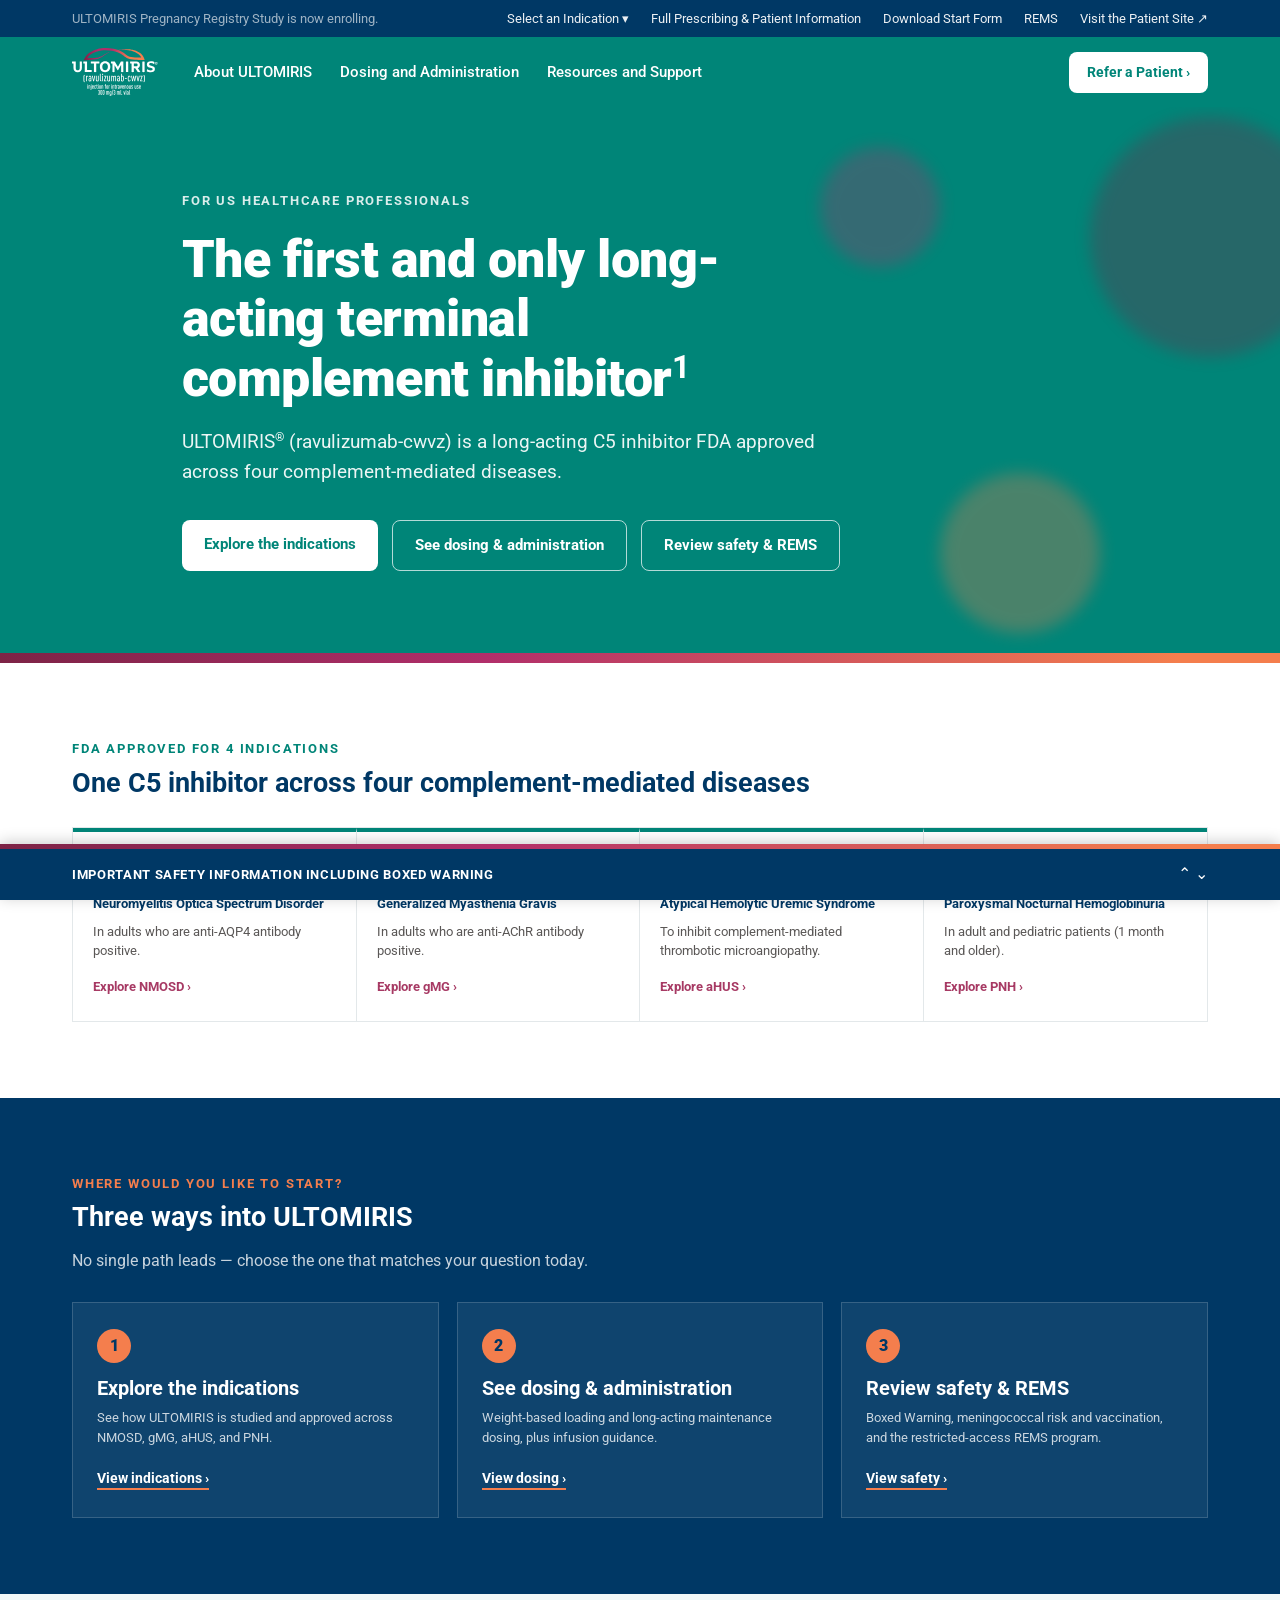
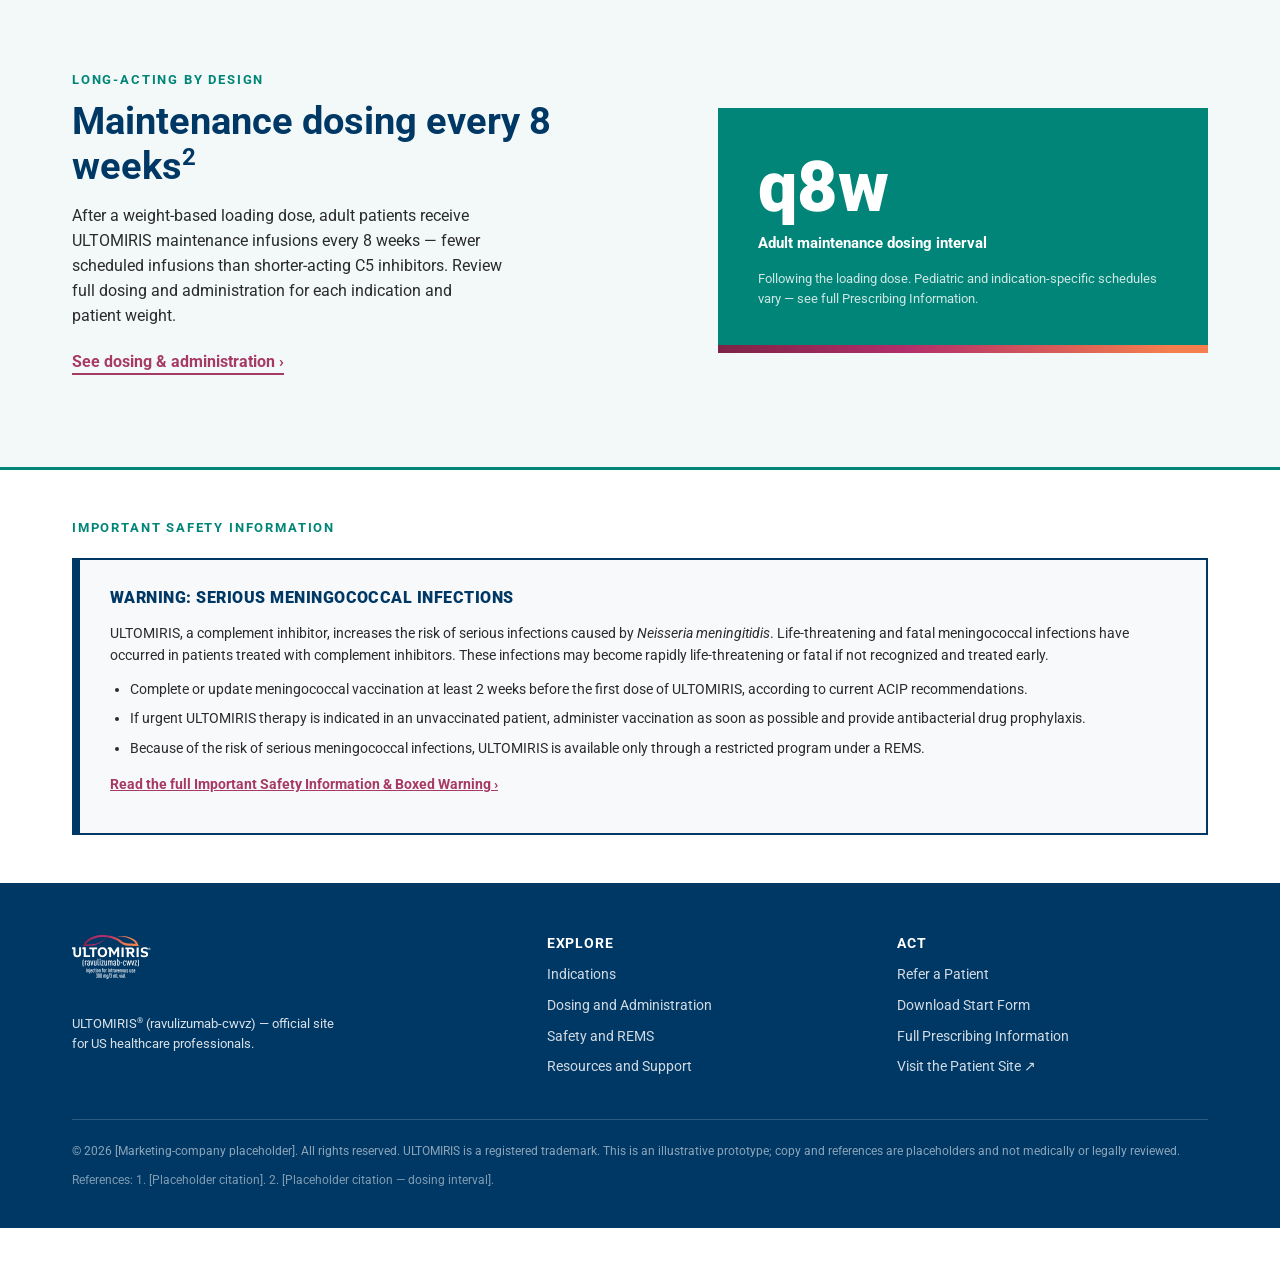
<file: stardust/prototypes/homepage-b.html>
<!DOCTYPE html>
<html lang="en">
<head>
<!-- stardust:provenance
  generated_by: prototype
  date: 2026-06-17
  variant_direction: "saturated, surface-led — full-bleed teal hero band with swoosh, denser compressed indication grid, more brand-color surfaces, navy bands"
  imagery_mode: placeholder
  synthesized_inputs:
    - no wireframe — section order shaped from stardust/briefings/homepage.md
    - no .impeccable.md — brand-profile.json voice rules used
    - ALL # Copy synthesized (briefing had no # Copy):
        hero.eyebrow, hero.headline, hero.subhead: synthesized
        indications.card-copy (NMOSD/gMG/aHUS/PNH): synthesized
        hub-paths.copy: synthesized
        dosing-advantage.copy: synthesized (q8w maintenance claim is illustrative)
        isi.boxed-warning: assembled from text observed on ultomirishcp.com, lightly trimmed
        footer.copy: synthesized
  note: ILLUSTRATIVE PROTOTYPE COPY ONLY. Not regulatory/medical-legal approved. Clinical claims, references (¹²), and safety text are placeholders for layout and must be replaced with PI-accurate, MLR-reviewed copy before any real use.
-->
<meta charset="utf-8">
<meta name="viewport" content="width=device-width, initial-scale=1">
<title>ULTOMIRIS® (ravulizumab-cwvz) | HCP — prototype B</title>
<link rel="preconnect" href="https://fonts.googleapis.com">
<link rel="preconnect" href="https://fonts.gstatic.com" crossorigin>
<link href="https://fonts.googleapis.com/css2?family=Roboto:ital,wght@0,400;0,500;0,700;0,900;1,400;1,700&display=swap" rel="stylesheet">
<style>
:root {
  --heading-font-family: 'Roboto', sans-serif;
  --body-font-family: 'Roboto', sans-serif;

  --heading-xxl: 52px;
  --heading-xl: 38px;
  --heading-lg: 27px;
  --heading-md: 20px;
  --body: 16px;
  --body-sm: 13px;
  --eyebrow: 13px;

  --line-height-heading: 1.15;
  --line-height-body: 1.55;

  --complement: #008578;
  --clinical: #003865;
  --terminal: #F47E4D;
  --indication: #A73A64;
  --cascade: #B12E6A;
  --cell: #7D2346;
  --infusion: #014B44;
  --plasma: #F2F9F8;
  --surface: #F8F9FA;
  --ink: #2B2B2B;
  --white: #FFFFFF;
  --swoosh: linear-gradient(90deg, #7D2346 0%, #B12E6A 38%, #F47E4D 92%);

  --color-bg: #FFFFFF;
  --color-fg: #2B2B2B;
  --color-accent: #008578;

  --spacing-xs: 6px;
  --spacing-sm: 10px;
  --spacing-md: 16px;
  --spacing-lg: 28px;
  --spacing-xl: 48px;
  --spacing-2xl: 76px;

  --section-padding: 76px;
  --max-width: 1200px;
  --radius: 0px;
  --radius-util: 8px;
}
* { box-sizing: border-box; }
html { scroll-behavior: smooth; }
body {
  margin: 0; background: var(--color-bg); color: var(--color-fg);
  font-family: var(--body-font-family); font-size: var(--body);
  line-height: var(--line-height-body); -webkit-font-smoothing: antialiased;
  padding-bottom: 60px;
}
.wrap { max-width: var(--max-width); margin: 0 auto; padding: 0 32px; }
h1,h2,h3,h4 { font-family: var(--heading-font-family); line-height: var(--line-height-heading); margin: 0; color: var(--clinical); }
.eyebrow { font-size: var(--eyebrow); font-weight: 700; text-transform: uppercase; letter-spacing: .14em; color: var(--complement); }
em { font-style: italic; }
sup { font-size: .62em; font-weight: 700; }
a { color: var(--indication); }

/* utility strip */
.util { background: var(--clinical); color: rgba(255,255,255,.92); font-size: 12.5px; }
.util .wrap { display: flex; justify-content: flex-end; gap: 22px; padding: 9px 32px; align-items: center; }
.util a { color: rgba(255,255,255,.92); text-decoration: none; }
.util .preg { margin-right: auto; color: rgba(255,255,255,.62); }

/* primary nav */
header.nav { background: var(--complement); position: sticky; top: 0; z-index: 40; }
header.nav .wrap { display: flex; align-items: center; gap: 36px; height: 70px; }
header.nav img { height: 48px; display: block; }
header.nav nav { display: flex; gap: 28px; }
header.nav nav a { color: #fff; text-decoration: none; font-size: 15px; font-weight: 500; }
header.nav .refer { margin-left: auto; color: var(--complement); background: #fff; font-weight: 700; text-decoration: none; font-size: 14px; padding: 10px 18px; border-radius: var(--radius-util); }

/* hero — full-bleed teal band with swoosh */
.hero { background: var(--complement); color: #fff; position: relative; overflow: hidden; }
.hero::after { content:""; position:absolute; left:0; right:0; bottom:0; height:10px; background: var(--swoosh); }
.hero .wrap { padding: 84px 32px 92px; position: relative; z-index: 2; max-width: 980px; }
.hero .eyebrow { color: rgba(255,255,255,.85); margin-bottom: 18px; }
.hero h1 { color: #fff; font-size: var(--heading-xxl); font-weight: 900; max-width: 18ch; letter-spacing: -.01em; }
.hero .sub { font-size: 19px; color: rgba(255,255,255,.92); max-width: 58ch; margin-top: 18px; }
.hero .cta-row { display: flex; gap: 14px; margin-top: 34px; flex-wrap: wrap; }
.hero .cta-row a { text-decoration: none; font-weight: 700; font-size: 15px; padding: 13px 22px; border-radius: var(--radius-util); }
.hero .cta-row a.solid { background: #fff; color: var(--complement); }
.hero .cta-row a.ghost { border: 1.5px solid rgba(255,255,255,.7); color: #fff; }
.molecular { position: absolute; inset: 0; z-index: 1; pointer-events: none; }
.blob { position: absolute; border-radius: 50%; filter: blur(8px); opacity: .3; }

/* indications — dense compressed grid */
.ind { background: var(--white); }
.ind .wrap { padding: var(--spacing-2xl) 32px; }
.ind .eyebrow { margin-bottom: 8px; }
.ind h2 { font-size: var(--heading-lg); margin-bottom: var(--spacing-lg); }
.ind-grid { display: grid; grid-template-columns: repeat(4,1fr); gap: 0; border: 1px solid #e3e8ea; }
.ind-card { padding: 22px 20px; border-right: 1px solid #e3e8ea; border-top: 4px solid var(--complement); }
.ind-card:last-child { border-right: 0; }
.ind-card .abbr { font-size: 24px; font-weight: 900; color: var(--complement); }
.ind-card .full { font-size: 13px; font-weight: 700; color: var(--clinical); margin: 5px 0 9px; line-height: 1.3; }
.ind-card p { font-size: 12.5px; color: #5a5756; margin: 0 0 14px; }
.ind-card a { font-size: 13px; font-weight: 700; color: var(--indication); text-decoration: none; }

/* hub paths — navy band */
.paths { background: var(--clinical); color: #fff; }
.paths .wrap { padding: var(--spacing-2xl) 32px; }
.paths .eyebrow { color: var(--terminal); margin-bottom: 8px; }
.paths h2 { color: #fff; font-size: var(--heading-lg); margin-bottom: 6px; }
.paths .lede { color: rgba(255,255,255,.78); margin-bottom: var(--spacing-lg); max-width: 60ch; }
.path-grid { display: grid; grid-template-columns: repeat(3,1fr); gap: 18px; }
.path { background: rgba(255,255,255,.06); border: 1px solid rgba(255,255,255,.16); padding: 26px 24px; }
.path .ico { width: 34px; height: 34px; border-radius: 50%; background: var(--terminal); color: var(--clinical); font-weight: 900; display: flex; align-items: center; justify-content: center; margin-bottom: 14px; }
.path h3 { color: #fff; font-size: var(--heading-md); margin-bottom: 8px; }
.path p { color: rgba(255,255,255,.78); font-size: var(--body-sm); margin: 0 0 18px; }
.path a { color: #fff; font-weight: 700; text-decoration: none; font-size: 14px; border-bottom: 2px solid var(--terminal); padding-bottom: 2px; }

/* dosing advantage */
.dose { background: var(--plasma); }
.dose .wrap { padding: var(--spacing-2xl) 32px; display: grid; grid-template-columns: 1.1fr .9fr; gap: 48px; align-items: center; }
.dose .eyebrow { margin-bottom: 10px; }
.dose h2 { font-size: var(--heading-xl); color: var(--clinical); margin-bottom: 14px; }
.dose p { color: var(--ink); max-width: 48ch; }
.dose .figure { background: var(--complement); color: #fff; padding: 44px 40px; position: relative; overflow: hidden; }
.dose .figure::after { content:""; position:absolute; left:0; right:0; bottom:0; height:8px; background: var(--swoosh); }
.dose .figure .big { font-size: 70px; font-weight: 900; line-height: 1; }
.dose .figure .cap { font-size: 15px; font-weight: 700; margin-top: 10px; }
.dose .figure .note { font-size: 13px; color: rgba(255,255,255,.8); margin-top: 14px; }

/* ISI block */
.isi-block { background: var(--white); border-top: 3px solid var(--complement); }
.isi-block .wrap { padding: var(--spacing-xl) 32px; }
.isi-block .eyebrow { color: var(--complement); }
.warning-box { border: 2px solid var(--clinical); border-left: 8px solid var(--clinical); padding: 26px 30px; margin-top: 20px; background: var(--surface); }
.warning-box .wt { font-size: 16px; font-weight: 900; color: var(--clinical); text-transform: uppercase; letter-spacing: .03em; margin-bottom: 12px; }
.warning-box p { font-size: 14px; color: var(--ink); margin: 0 0 12px; line-height: 1.55; }
.warning-box ul { font-size: 14px; color: var(--ink); margin: 0; padding-left: 20px; }
.warning-box ul li { margin-bottom: 8px; }

/* footer */
footer.bf { background: var(--clinical); color: rgba(255,255,255,.85); }
footer.bf .wrap { padding: 52px 32px 38px; }
footer.bf .cols { display: grid; grid-template-columns: 1.4fr 1fr 1fr; gap: 40px; padding-bottom: 32px; border-bottom: 1px solid rgba(255,255,255,.18); }
footer.bf img { height: 44px; margin-bottom: 14px; }
footer.bf h4 { color: #fff; font-size: 14px; text-transform: uppercase; letter-spacing: .06em; margin-bottom: 13px; }
footer.bf a { display: block; color: rgba(255,255,255,.82); text-decoration: none; font-size: 14px; margin-bottom: 9px; }
footer.bf .legal { font-size: 12px; color: rgba(255,255,255,.55); padding-top: 22px; line-height: 1.6; }
footer.bf .refs { font-size: 11.5px; color: rgba(255,255,255,.5); margin-top: 10px; }

/* placeholder */
.ph { background: repeating-linear-gradient(45deg, rgba(0,133,120,.05) 0 12px, rgba(0,133,120,.1) 12px 24px), var(--plasma);
  border: 1px dashed #b9d6d1; display:flex; align-items:center; justify-content:center; color: var(--complement); font-size:12px; font-weight:700; text-transform:uppercase; letter-spacing:.08em; }

/* sticky ISI bar */
.isi-bar { position: fixed; bottom: 0; left: 0; right: 0; background: var(--clinical); color: #fff; z-index: 60; box-shadow: 0 -2px 14px rgba(0,0,0,.2); }
.isi-bar::before { content:""; display:block; height:5px; background: var(--swoosh); }
.isi-bar .wrap { display: flex; align-items: center; justify-content: space-between; padding: 13px 32px; }
.isi-bar .t { font-size: 13px; font-weight: 700; text-transform: uppercase; letter-spacing: .05em; }
</style>
</head>
<body>

<div class="util">
  <div class="wrap">
    <span class="preg">ULTOMIRIS Pregnancy Registry Study is now enrolling.</span>
    <a href="#">Select an Indication ▾</a>
    <a href="#">Full Prescribing &amp; Patient Information</a>
    <a href="#">Download Start Form</a>
    <a href="#">REMS</a>
    <a href="#">Visit the Patient Site ↗</a>
  </div>
</div>

<header class="nav">
  <div class="wrap">
    <img src="../assets/logo.svg" alt="ULTOMIRIS (ravulizumab-cwvz)">
    <nav>
      <a href="#indications">About ULTOMIRIS</a>
      <a href="#dosing">Dosing and Administration</a>
      <a href="#resources">Resources and Support</a>
    </nav>
    <a class="refer" href="#">Refer a Patient ›</a>
  </div>
</header>

<section class="hero" data-section="hero" data-intent="orient new-to-brand HCPs" data-layout="full-bleed-band">
  <div class="molecular" aria-hidden="true">
    <span class="blob" style="width:240px;height:240px;background:#7D2346;right:-50px;top:10px"></span>
    <span class="blob" style="width:160px;height:160px;background:#F47E4D;right:180px;bottom:30px"></span>
    <span class="blob" style="width:120px;height:120px;background:#B12E6A;right:340px;top:40px"></span>
  </div>
  <div class="wrap">
    <div class="eyebrow">For US Healthcare Professionals</div>
    <h1>The first and only long-acting terminal complement inhibitor<sup>1</sup></h1>
    <p class="sub">ULTOMIRIS<sup>®</sup> (ravulizumab-cwvz) is a long-acting C5 inhibitor FDA approved across four complement-mediated diseases.</p>
    <div class="cta-row">
      <a class="solid" href="#indications">Explore the indications</a>
      <a class="ghost" href="#dosing">See dosing &amp; administration</a>
      <a class="ghost" href="#isi">Review safety &amp; REMS</a>
    </div>
  </div>
</section>

<section class="ind" id="indications" data-section="indications" data-intent="relevance to patient population" data-layout="four-col-dense">
  <div class="wrap">
    <div class="eyebrow">FDA approved for 4 indications</div>
    <h2>One C5 inhibitor across four complement-mediated diseases</h2>
    <div class="ind-grid">
      <div class="ind-card">
        <div class="abbr">NMOSD</div>
        <div class="full">Neuromyelitis Optica Spectrum Disorder</div>
        <p>In adults who are anti-AQP4 antibody positive.</p>
        <a href="#">Explore NMOSD ›</a>
      </div>
      <div class="ind-card">
        <div class="abbr">gMG</div>
        <div class="full">Generalized Myasthenia Gravis</div>
        <p>In adults who are anti-AChR antibody positive.</p>
        <a href="#">Explore gMG ›</a>
      </div>
      <div class="ind-card">
        <div class="abbr">aHUS</div>
        <div class="full">Atypical Hemolytic Uremic Syndrome</div>
        <p>To inhibit complement-mediated thrombotic microangiopathy.</p>
        <a href="#">Explore aHUS ›</a>
      </div>
      <div class="ind-card">
        <div class="abbr">PNH</div>
        <div class="full">Paroxysmal Nocturnal Hemoglobinuria</div>
        <p>In adult and pediatric patients (1 month and older).</p>
        <a href="#">Explore PNH ›</a>
      </div>
    </div>
  </div>
</section>

<section class="paths" data-section="hub" data-intent="balanced routing" data-layout="three-col">
  <div class="wrap">
    <div class="eyebrow">Where would you like to start?</div>
    <h2>Three ways into ULTOMIRIS</h2>
    <p class="lede">No single path leads — choose the one that matches your question today.</p>
    <div class="path-grid">
      <div class="path">
        <div class="ico">1</div>
        <h3>Explore the indications</h3>
        <p>See how ULTOMIRIS is studied and approved across NMOSD, gMG, aHUS, and PNH.</p>
        <a href="#indications">View indications ›</a>
      </div>
      <div class="path">
        <div class="ico">2</div>
        <h3>See dosing &amp; administration</h3>
        <p>Weight-based loading and long-acting maintenance dosing, plus infusion guidance.</p>
        <a href="#dosing">View dosing ›</a>
      </div>
      <div class="path">
        <div class="ico">3</div>
        <h3>Review safety &amp; REMS</h3>
        <p>Boxed Warning, meningococcal risk and vaccination, and the restricted-access REMS program.</p>
        <a href="#isi">View safety ›</a>
      </div>
    </div>
  </div>
</section>

<section class="dose" id="dosing" data-section="dosing-advantage" data-intent="long-acting differentiation" data-layout="split">
  <div class="wrap">
    <div>
      <div class="eyebrow">Long-acting by design</div>
      <h2>Maintenance dosing every 8 weeks<sup>2</sup></h2>
      <p>After a weight-based loading dose, adult patients receive ULTOMIRIS maintenance infusions every 8 weeks — fewer scheduled infusions than shorter-acting C5 inhibitors. Review full dosing and administration for each indication and patient weight.</p>
      <p style="margin-top:22px"><a href="#" style="font-weight:700;text-decoration:none;border-bottom:2px solid var(--indication);padding-bottom:2px;">See dosing &amp; administration ›</a></p>
    </div>
    <div class="figure">
      <div class="big">q8w</div>
      <div class="cap">Adult maintenance dosing interval</div>
      <div class="note">Following the loading dose. Pediatric and indication-specific schedules vary — see full Prescribing Information.</div>
    </div>
  </div>
</section>

<section class="isi-block" id="isi" data-section="isi" data-intent="disclosure-first safety" data-layout="boxed">
  <div class="wrap">
    <div class="eyebrow">Important Safety Information</div>
    <div class="warning-box">
      <div class="wt">Warning: Serious Meningococcal Infections</div>
      <p>ULTOMIRIS, a complement inhibitor, increases the risk of serious infections caused by <em>Neisseria meningitidis</em>. Life-threatening and fatal meningococcal infections have occurred in patients treated with complement inhibitors. These infections may become rapidly life-threatening or fatal if not recognized and treated early.</p>
      <ul>
        <li>Complete or update meningococcal vaccination at least 2 weeks before the first dose of ULTOMIRIS, according to current ACIP recommendations.</li>
        <li>If urgent ULTOMIRIS therapy is indicated in an unvaccinated patient, administer vaccination as soon as possible and provide antibacterial drug prophylaxis.</li>
        <li>Because of the risk of serious meningococcal infections, ULTOMIRIS is available only through a restricted program under a REMS.</li>
      </ul>
      <p style="margin-top:14px"><a href="#" style="font-weight:700">Read the full Important Safety Information &amp; Boxed Warning ›</a></p>
    </div>
  </div>
</section>

<footer class="bf" id="resources">
  <div class="wrap">
    <div class="cols">
      <div>
        <img src="../assets/logo.svg" alt="ULTOMIRIS">
        <p style="font-size:13px;max-width:38ch">ULTOMIRIS<sup>®</sup> (ravulizumab-cwvz) — official site for US healthcare professionals.</p>
      </div>
      <div>
        <h4>Explore</h4>
        <a href="#indications">Indications</a>
        <a href="#dosing">Dosing and Administration</a>
        <a href="#isi">Safety and REMS</a>
        <a href="#">Resources and Support</a>
      </div>
      <div>
        <h4>Act</h4>
        <a href="#">Refer a Patient</a>
        <a href="#">Download Start Form</a>
        <a href="#">Full Prescribing Information</a>
        <a href="#">Visit the Patient Site ↗</a>
      </div>
    </div>
    <div class="legal">
      © 2026 [Marketing-company placeholder]. All rights reserved. ULTOMIRIS is a registered trademark. This is an illustrative prototype; copy and references are placeholders and not medically or legally reviewed.
      <div class="refs">References: 1. [Placeholder citation]. 2. [Placeholder citation — dosing interval].</div>
    </div>
  </div>
</footer>

<div class="isi-bar">
  <div class="wrap">
    <span class="t">Important Safety Information including Boxed Warning</span>
    <span class="x">⌃ ⌄</span>
  </div>
</div>

</body>
</html>
</file>
